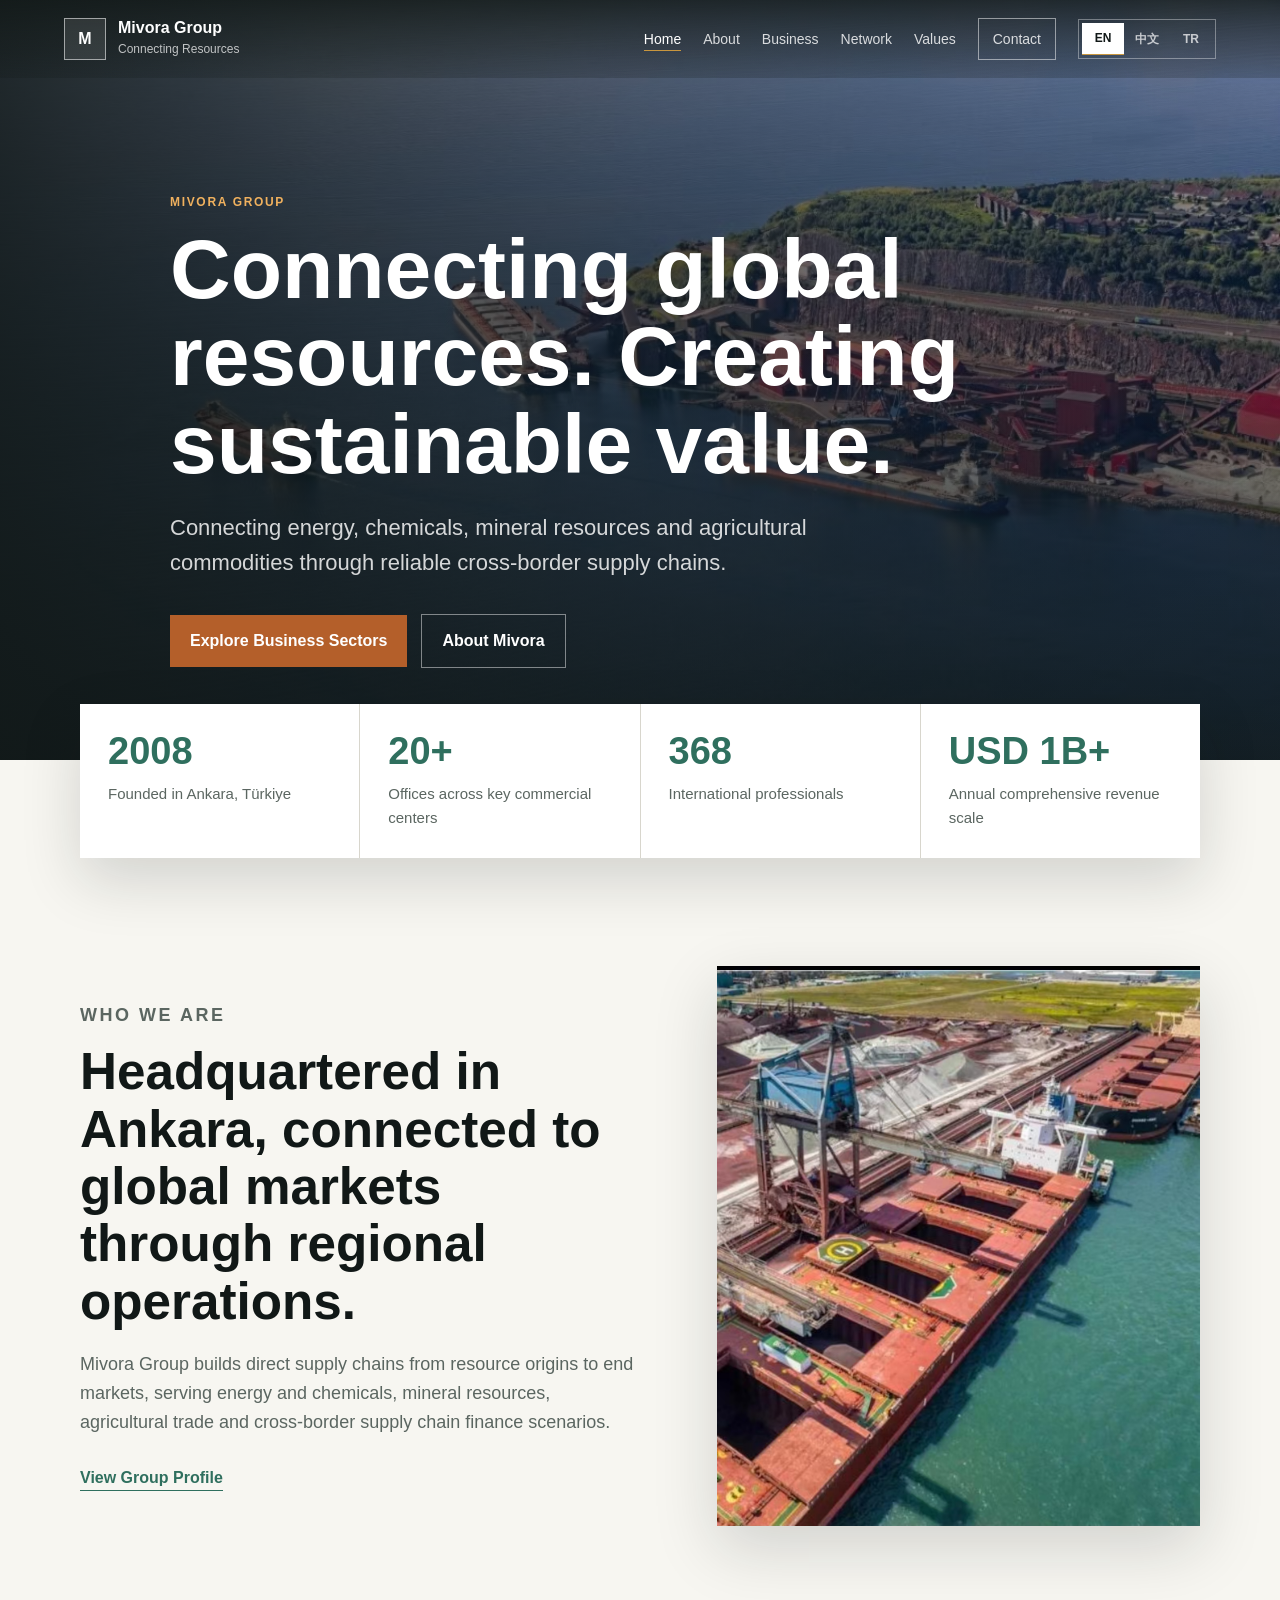
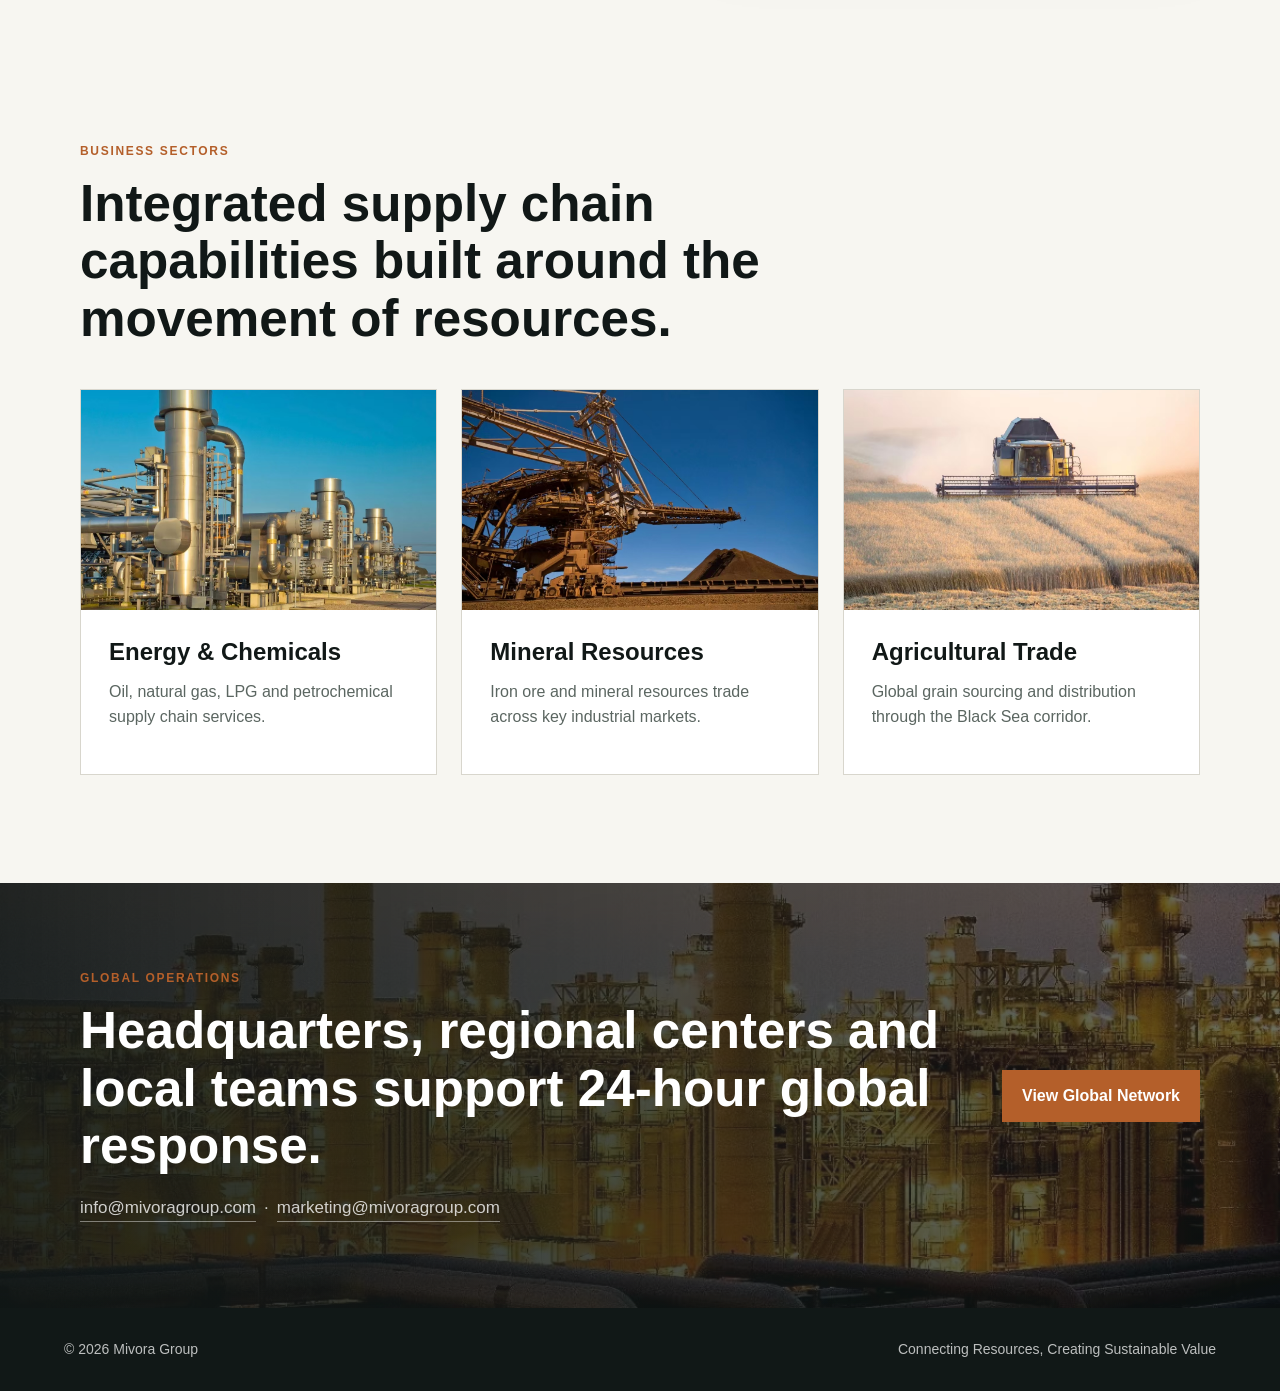
<file: index.html>
<!doctype html>
<html lang="en">
  <head>
    <meta charset="utf-8" />
    <meta name="viewport" content="width=device-width, initial-scale=1" />
    <title>Mivora Group | Global Resources & Supply Chain</title>
    <meta
      name="description"
      content="Mivora Group connects energy, chemicals, mineral resources and agricultural commodities through an integrated global supply chain network."
    />
    <meta name="msvalidate.01" content="9696AEE47B216F6BE523F1C5D5119DB8" />
    <link rel="canonical" href="https://mivoragroup.com/" />
    <meta property="og:url" content="https://mivoragroup.com/" />
    <meta property="og:site_name" content="Mivora Group" />
    <meta property="og:title" content="Mivora Group | Global Resources & Supply Chain" />
    <meta property="og:description" content="Mivora Group connects energy, chemicals, mineral resources and agricultural commodities through integrated cross-border supply chain services." />
    <meta property="og:image" content="https://mivoragroup.com/7a8df25986ed4605addcd984f6380a3a.jpg" />
    <meta property="og:type" content="website" />
    <meta name="twitter:card" content="summary_large_image" />
    <link rel="icon" href="favicon.svg" type="image/svg+xml" />
    <link rel="stylesheet" href="styles.css" />
    <script type="application/ld+json">
      {
        "@context": "https://schema.org",
        "@type": "Organization",
        "name": "Mivora Group",
        "url": "https://mivoragroup.com/",
        "logo": "https://mivoragroup.com/favicon.svg",
        "email": "info@mivoragroup.com",
        "address": {
          "@type": "PostalAddress",
          "addressLocality": "Çankaya",
          "addressRegion": "Ankara",
          "addressCountry": "TR"
        },
        "sameAs": []
      }
    </script>
  </head>
  <body>
    <header class="site-header">
      <a class="brand" href="index.html" aria-label="Mivora Group home">
        <span class="brand-mark">M</span>
        <span>
          <strong>Mivora Group</strong>
          <small>Connecting Resources</small>
        </span>
      </a>
      <nav class="nav" aria-label="Primary navigation">
        <a class="active" href="index.html" data-en="Home" data-zh="首页" data-tr="Ana Sayfa">Home</a>
        <a href="about.html" data-en="About" data-zh="集团概况" data-tr="Hakkımızda">About</a>
        <a href="business.html" data-en="Business" data-zh="核心业务" data-tr="İş Alanları">Business</a>
        <a href="network.html" data-en="Network" data-zh="全球网络" data-tr="Ağ">Network</a>
        <a href="sustainability.html" data-en="Values" data-zh="价值观" data-tr="Değerler">Values</a>
        <a class="nav-cta" href="contact.html" data-en="Contact" data-zh="联系" data-tr="İletişim">Contact</a>
        <span class="lang-toggle" aria-label="Language switcher">
          <button type="button" data-lang="en">EN</button>
          <button type="button" data-lang="zh">中文</button>
          <button type="button" data-lang="tr">TR</button>
        </span>
      </nav>
    </header>

    <main>
      <section class="hero" aria-labelledby="hero-title">
        <img
          class="hero-image"
          src="7a8df25986ed4605addcd984f6380a3a.jpg"
          alt="Bulk commodity terminal and cargo vessels"
        />
        <div class="hero-overlay"></div>
        <div class="hero-content">
          <p class="eyebrow">MIVORA GROUP</p>
          <h1 id="hero-title" data-en="Connecting global resources. Creating sustainable value." data-zh="链接全球资源，创造可持续价值" data-tr="Küresel kaynakları birbirine bağlıyor, sürdürülebilir değer yaratıyoruz.">Connecting global resources. Creating sustainable value.</h1>
          <p class="hero-subtitle">
            Connecting energy, chemicals, mineral resources and agricultural commodities through reliable cross-border supply chains.
          </p>
          <div class="hero-actions">
            <a class="button primary" href="business.html" data-en="Explore Business Sectors" data-zh="探索业务板块" data-tr="İş Alanlarını İnceleyin">Explore Business Sectors</a>
            <a class="button secondary" href="about.html" data-en="About Mivora" data-zh="了解集团实力" data-tr="Mivora Hakkında">About Mivora</a>
          </div>
        </div>
      </section>

      <section class="metrics" aria-label="Company highlights">
        <article>
          <strong>2008</strong>
          <span data-en="Founded in Ankara, Türkiye" data-zh="成立于土耳其安卡拉" data-tr="Ankara, Türkiye'de kuruldu">Founded in Ankara, Türkiye</span>
        </article>
        <article>
          <strong>20+</strong>
          <span data-en="Offices across key commercial centers" data-zh="全球办事处覆盖关键商业中心" data-tr="Önemli ticaret merkezlerinde ofisler">Offices across key commercial centers</span>
        </article>
        <article>
          <strong>368</strong>
          <span data-en="International professionals" data-zh="国际化专业团队成员" data-tr="Uluslararası profesyonel ekip">International professionals</span>
        </article>
        <article>
          <strong data-en="USD 1B+" data-zh="10亿美元+" data-tr="1 Milyar USD+">USD 1B+</strong>
          <span data-en="Annual comprehensive revenue scale" data-zh="美元等值年综合营收规模" data-tr="Yıllık kapsamlı gelir ölçeği">Annual comprehensive revenue scale</span>
        </article>
      </section>

      <section class="section split">
        <div class="section-copy">
          <p class="eyebrow">WHO WE ARE</p>
          <h2 data-en="Headquartered in Ankara, connected to global markets through regional operations." data-zh="以安卡拉为运营核心，通过区域运营连接全球市场。" data-tr="Merkezi Ankara'da bulunan Mivora, bölgesel operasyonlarla küresel pazarlara bağlanır.">Headquartered in Ankara, connected to global markets through regional operations.</h2>
          <p data-en="Mivora Group builds direct supply chains from resource origins to end markets, serving energy and chemicals, mineral resources, agricultural trade and cross-border supply chain finance scenarios." data-zh="Mivora Group 构建从资源产地到终端市场的直达供应链，服务能源化工、矿产资源、农业贸易与跨境供应链金融场景。" data-tr="Mivora Group, kaynak bölgelerinden nihai pazarlara uzanan doğrudan tedarik zincirleri kurar; enerji ve kimyasallar, maden kaynakları, tarımsal ticaret ve sınır ötesi tedarik zinciri finansmanı alanlarında hizmet verir.">
            Mivora Group builds direct supply chains from resource origins to end markets, serving energy and chemicals, mineral resources, agricultural trade and cross-border supply chain finance scenarios.
          </p>
          <a class="text-link" href="about.html" data-en="View Group Profile" data-zh="查看集团概况" data-tr="Grup Profilini Görüntüleyin">View Group Profile</a>
        </div>
        <div class="image-panel">
          <img src="49a65de174349320aea4077d7fc65b95.jpg" alt="Cargo vessels at a commodity port" />
        </div>
      </section>

      <section class="section">
        <div class="section-heading">
          <p class="eyebrow">BUSINESS SECTORS</p>
          <h2 data-en="Integrated supply chain capabilities built around the movement of resources." data-zh="围绕资源流动，形成多板块协同的供应链服务能力。" data-tr="Kaynak akışları etrafında şekillenen entegre tedarik zinciri kabiliyetleri.">Integrated supply chain capabilities built around the movement of resources.</h2>
        </div>
        <div class="business-grid">
          <a class="business-card" href="business.html#energy">
            <img src="01451405d43c5ca861ee28e45a3e5ecc.jpg" alt="Energy and chemical production facility" />
            <div>
              <h3 data-en="Energy & Chemicals" data-zh="能源化工" data-tr="Enerji ve Kimyasallar">Energy & Chemicals</h3>
              <p>Oil, natural gas, LPG and petrochemical supply chain services.</p>
            </div>
          </a>
          <a class="business-card" href="business.html#minerals">
            <img src="44d8d1b2f54f1c2cb3f001c1cfe89cb3.jpg" alt="Iron ore stockyard and port equipment" />
            <div>
              <h3 data-en="Mineral Resources" data-zh="矿产资源" data-tr="Maden Kaynakları">Mineral Resources</h3>
              <p>Iron ore and mineral resources trade across key industrial markets.</p>
            </div>
          </a>
          <a class="business-card" href="business.html#agriculture">
            <img src="0b99b3948eabadda12cf64d9cd843b79.jpg" alt="Grain harvesting in a field" />
            <div>
              <h3 data-en="Agricultural Trade" data-zh="农业贸易" data-tr="Tarımsal Ticaret">Agricultural Trade</h3>
              <p>Global grain sourcing and distribution through the Black Sea corridor.</p>
            </div>
          </a>
        </div>
      </section>

      <section class="section cta-band">
        <div>
          <p class="eyebrow">GLOBAL OPERATIONS</p>
          <h2 data-en="Headquarters, regional centers and local teams support 24-hour global response." data-zh="总部、区域中心与本地团队协同，实现 24 小时全球响应。" data-tr="Merkez, bölgesel merkezler ve yerel ekipler 24 saat küresel yanıt kabiliyeti sağlar.">Headquarters, regional centers and local teams support 24-hour global response.</h2>
          <p class="cta-note">
            <a href="mailto:info@mivoragroup.com">info@mivoragroup.com</a>
            <span>·</span>
            <a href="mailto:marketing@mivoragroup.com">marketing@mivoragroup.com</a>
          </p>
        </div>
        <a class="button primary" href="network.html" data-en="View Global Network" data-zh="查看全球网络" data-tr="Küresel Ağı Görüntüleyin">View Global Network</a>
      </section>
    </main>

    <footer class="site-footer">
      <span>© 2026 Mivora Group</span>
      <span>Connecting Resources, Creating Sustainable Value</span>
    </footer>
    <script src="lang.js"></script>
  </body>
</html>
</file>
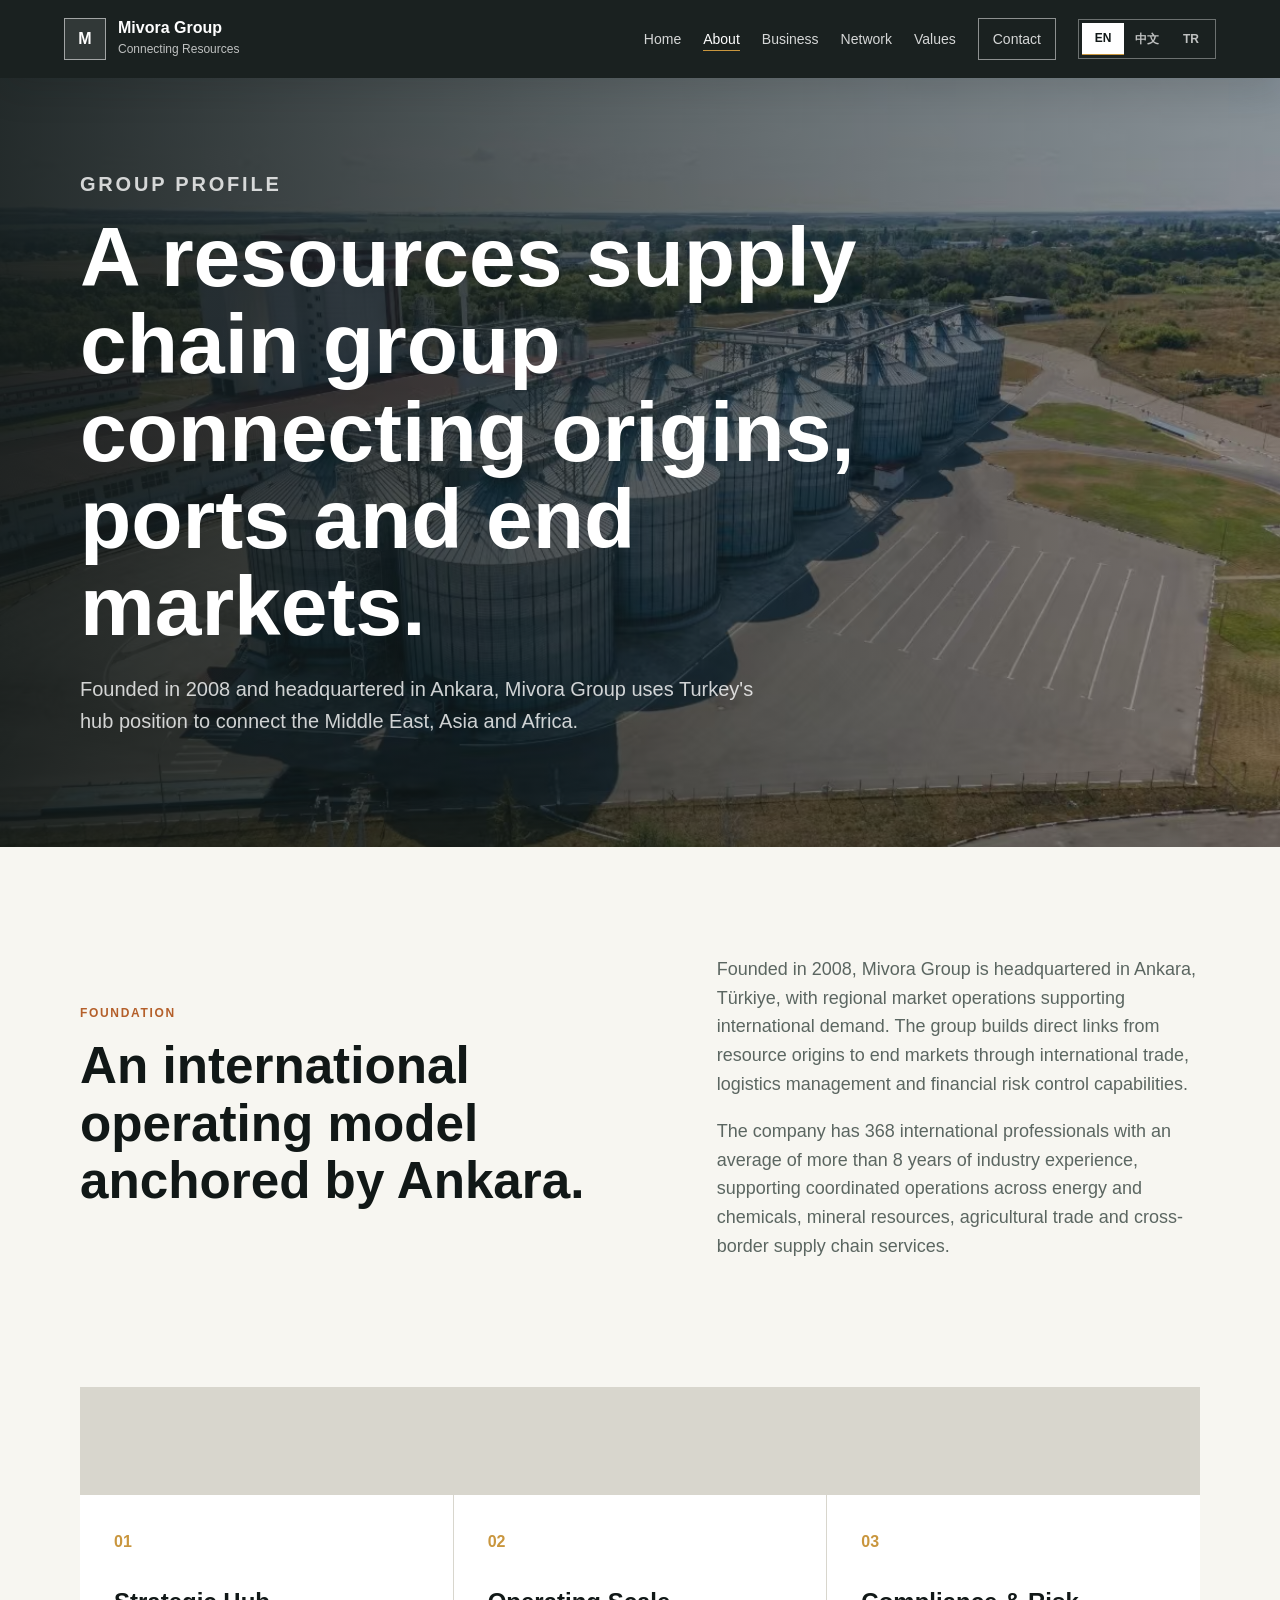
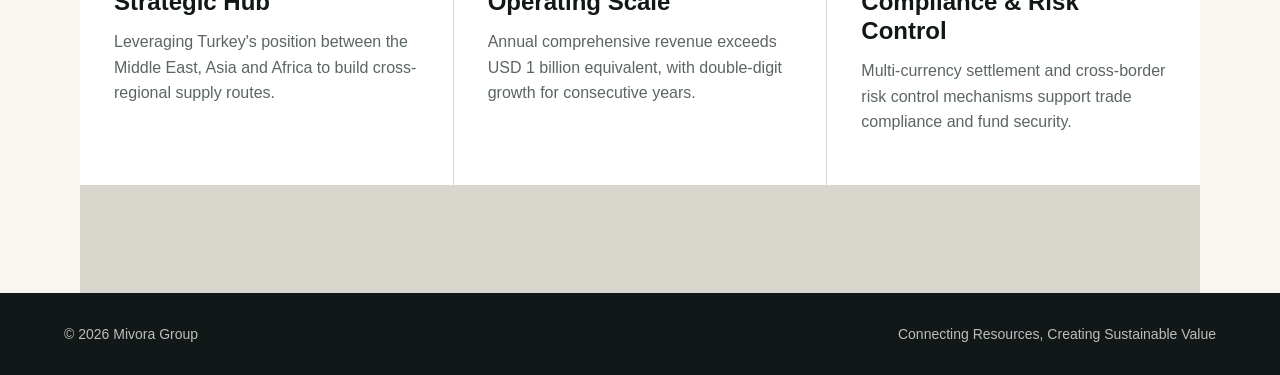
<file: about.html>
<!doctype html>
<html lang="en">
  <head>
    <meta charset="utf-8" />
    <meta name="viewport" content="width=device-width, initial-scale=1" />
    <title>About | Mivora Group</title>
    <meta name="description" content="Learn about Mivora Group's company profile, strategic position and operating capabilities." />
    <link rel="canonical" href="https://mivoragroup.com/about.html" />
    <meta property="og:url" content="https://mivoragroup.com/about.html" />
    <meta property="og:site_name" content="Mivora Group" />
    <meta property="og:title" content="About | Mivora Group" />
    <meta property="og:description" content="Learn about Mivora Group's company profile, strategic position and operating capabilities." />
    <meta property="og:image" content="https://mivoragroup.com/0072e773dcd537f4174b540e58778312.jpg" />
    <meta property="og:type" content="website" />
    <meta name="twitter:card" content="summary_large_image" />
    <link rel="icon" href="favicon.svg" type="image/svg+xml" />
    <link rel="stylesheet" href="styles.css" />
  </head>
  <body>
    <header class="site-header solid">
      <a class="brand" href="index.html" aria-label="Mivora Group home">
        <span class="brand-mark">M</span>
        <span><strong>Mivora Group</strong><small>Connecting Resources</small></span>
      </a>
      <nav class="nav" aria-label="Primary navigation">
        <a href="index.html" data-en="Home" data-zh="首页" data-tr="Ana Sayfa">Home</a>
        <a class="active" href="about.html" data-en="About" data-zh="集团概况" data-tr="Hakkımızda">About</a>
        <a href="business.html" data-en="Business" data-zh="核心业务" data-tr="İş Alanları">Business</a>
        <a href="network.html" data-en="Network" data-zh="全球网络" data-tr="Ağ">Network</a>
        <a href="sustainability.html" data-en="Values" data-zh="价值观" data-tr="Değerler">Values</a>
        <a class="nav-cta" href="contact.html" data-en="Contact" data-zh="联系" data-tr="İletişim">Contact</a>
        <span class="lang-toggle" aria-label="Language switcher">
          <button type="button" data-lang="en">EN</button>
          <button type="button" data-lang="zh">中文</button>
          <button type="button" data-lang="tr">TR</button>
        </span>
      </nav>
    </header>

    <main class="page-main">
      <section class="page-hero">
        <img src="0072e773dcd537f4174b540e58778312.jpg" alt="Industrial storage tanks and logistics facilities" />
        <div>
          <p class="eyebrow">GROUP PROFILE</p>
          <h1 data-en="A resources supply chain group connecting origins, ports and end markets." data-zh="连接产地、港口与终端市场的资源供应链集团。" data-tr="Kaynak bölgelerini, limanları ve nihai pazarları birbirine bağlayan bir kaynak tedarik zinciri grubu.">A resources supply chain group connecting origins, ports and end markets.</h1>
          <p>
            Founded in 2008 and headquartered in Ankara, Mivora Group uses Turkey's hub position to connect the Middle East, Asia and Africa.
          </p>
        </div>
      </section>

      <section class="section two-column">
        <div>
          <p class="eyebrow">FOUNDATION</p>
          <h2 data-en="An international operating model anchored by Ankara." data-zh="以安卡拉为核心的国际化运营模式。" data-tr="Ankara merkezli uluslararası bir operasyon modeli.">An international operating model anchored by Ankara.</h2>
        </div>
        <div class="prose">
          <p data-en="Founded in 2008, Mivora Group is headquartered in Ankara, Türkiye, with regional market operations supporting international demand. The group builds direct links from resource origins to end markets through international trade, logistics management and financial risk control capabilities." data-zh="Mivora Group 成立于 2008 年，总部位于土耳其安卡拉，并通过区域市场运营支持国际需求。集团围绕国际贸易、物流管理、金融风控等能力，形成从资源产地到终端市场的直接连接。" data-tr="2008 yılında kurulan Mivora Group'un merkezi Ankara, Türkiye'dedir. Bölgesel pazar operasyonlarıyla uluslararası talebi destekler; uluslararası ticaret, lojistik yönetimi ve finansal risk kontrolü kabiliyetleriyle kaynak noktalarından nihai pazarlara doğrudan bağlantılar kurar.">
            Founded in 2008, Mivora Group is headquartered in Ankara, Türkiye, with regional market operations supporting international demand. The group builds direct links from resource origins to end markets through international trade, logistics management and financial risk control capabilities.
          </p>
          <p data-en="The company has 368 international professionals with an average of more than 8 years of industry experience, supporting coordinated operations across energy and chemicals, mineral resources, agricultural trade and cross-border supply chain services." data-zh="公司拥有 368 名国际化专业团队成员，平均行业经验超过 8 年，支持能源化工、矿产资源、农业贸易和跨境供应链服务的协同运营。" data-tr="Şirket, ortalama 8 yıldan fazla sektör deneyimine sahip 368 uluslararası profesyonelden oluşan ekibiyle enerji ve kimyasallar, maden kaynakları, tarımsal ticaret ve sınır ötesi tedarik zinciri hizmetlerinde koordineli operasyonları destekler.">
            The company has 368 international professionals with an average of more than 8 years of industry experience, supporting coordinated operations across energy and chemicals, mineral resources, agricultural trade and cross-border supply chain services.
          </p>
        </div>
      </section>

      <section class="section fact-grid">
        <article><span>01</span><h3 data-en="Strategic Hub" data-zh="战略枢纽" data-tr="Stratejik Merkez">Strategic Hub</h3><p data-en="Leveraging Turkey's position between the Middle East, Asia and Africa to build cross-regional supply routes." data-zh="依托土耳其连接中东、亚洲与非洲的区位优势，建立跨区域供应链通道。" data-tr="Türkiye'nin Orta Doğu, Asya ve Afrika arasındaki konumundan yararlanarak bölgeler arası tedarik rotaları kurar.">Leveraging Turkey's position between the Middle East, Asia and Africa to build cross-regional supply routes.</p></article>
        <article><span>02</span><h3 data-en="Operating Scale" data-zh="运营规模" data-tr="Operasyon Ölçeği">Operating Scale</h3><p data-en="Annual comprehensive revenue exceeds USD 1 billion equivalent, with double-digit growth for consecutive years." data-zh="年综合营收规模超过 10 亿美元等值，业务增长率连续多年保持两位数增长。" data-tr="Yıllık kapsamlı gelir ölçeği 1 milyar ABD doları eşdeğerini aşar ve büyüme oranı üst üste yıllardır çift haneli seviyede devam eder.">Annual comprehensive revenue exceeds USD 1 billion equivalent, with double-digit growth for consecutive years.</p></article>
        <article><span>03</span><h3 data-en="Compliance & Risk Control" data-zh="合规风控" data-tr="Uyum ve Risk Kontrolü">Compliance & Risk Control</h3><p data-en="Multi-currency settlement and cross-border risk control mechanisms support trade compliance and fund security." data-zh="建立多币种结算体系与跨境风险控制机制，保障国际贸易合规与资金安全。" data-tr="Çok para birimli ödeme altyapısı ve sınır ötesi risk kontrol mekanizmaları ticaret uyumunu ve fon güvenliğini destekler.">Multi-currency settlement and cross-border risk control mechanisms support trade compliance and fund security.</p></article>
      </section>
    </main>

    <footer class="site-footer">
      <span>© 2026 Mivora Group</span>
      <span>Connecting Resources, Creating Sustainable Value</span>
    </footer>
    <script src="lang.js"></script>
  </body>
</html>
</file>
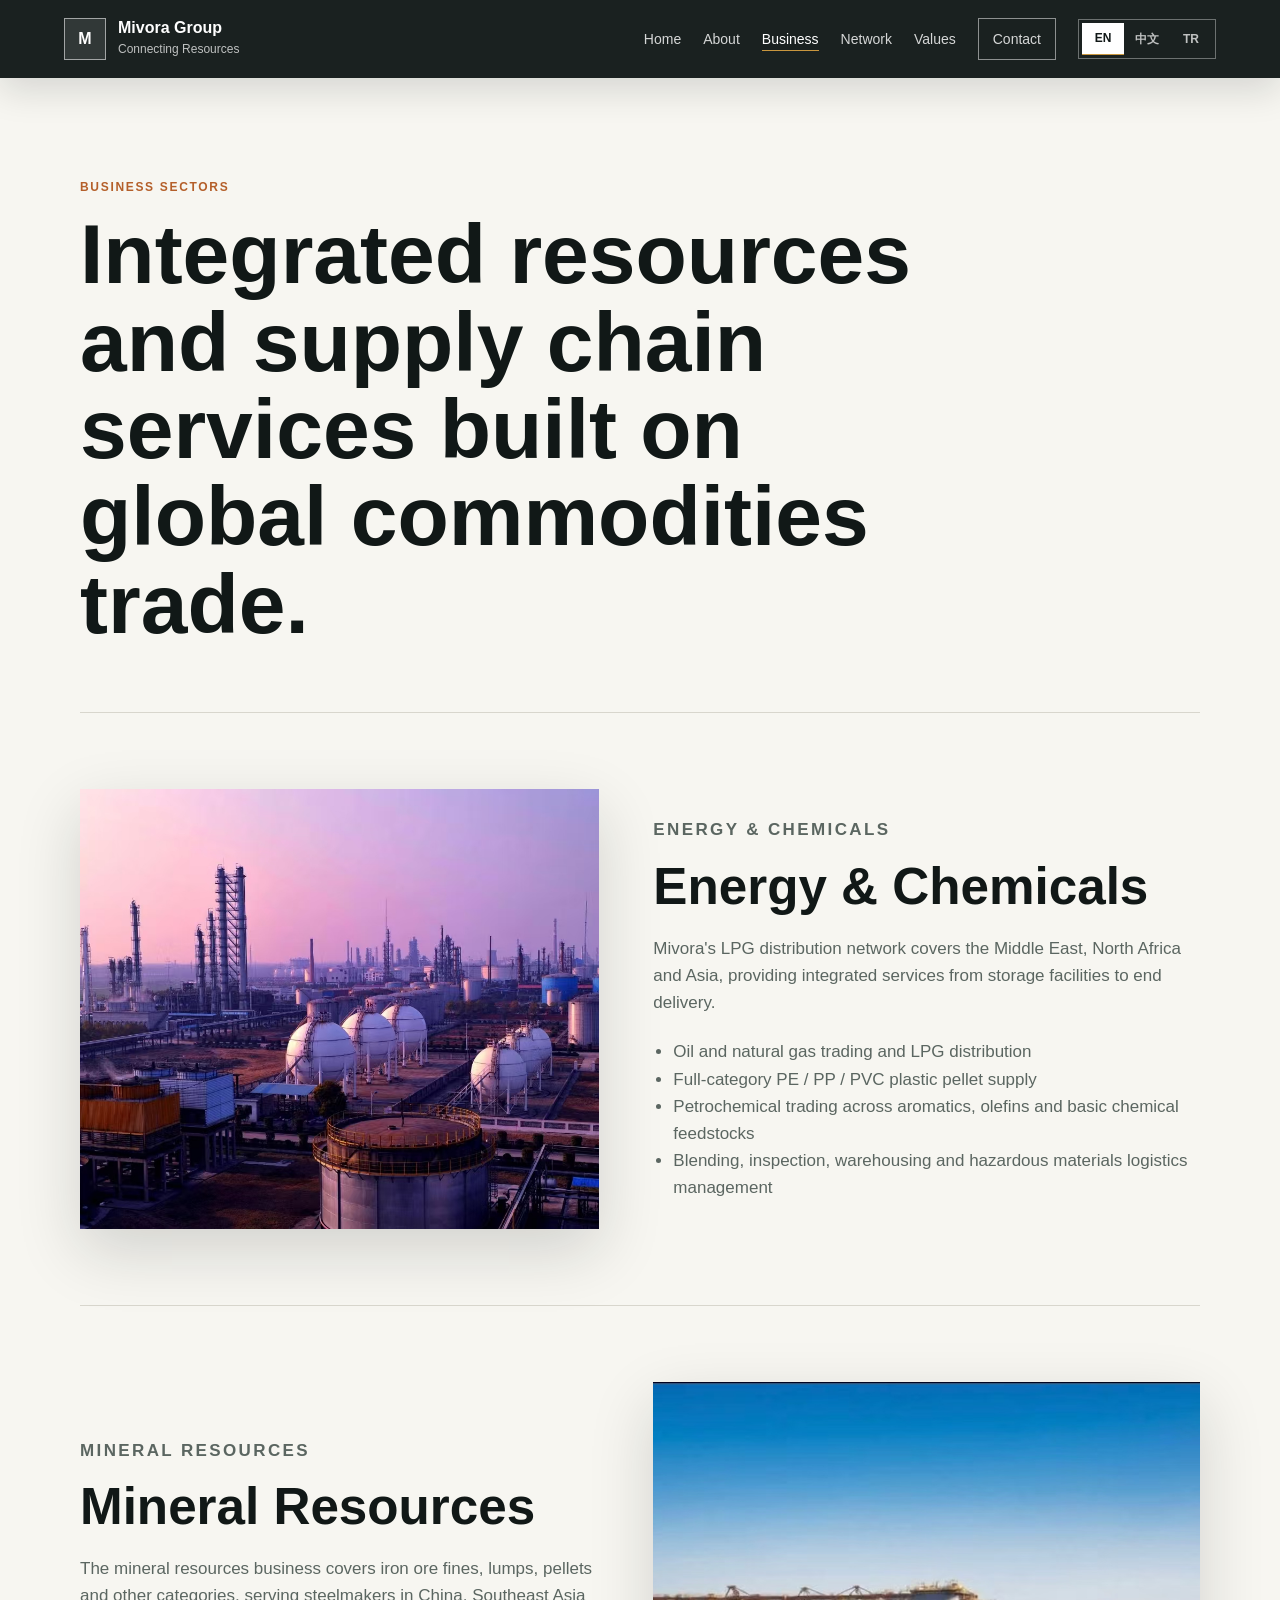
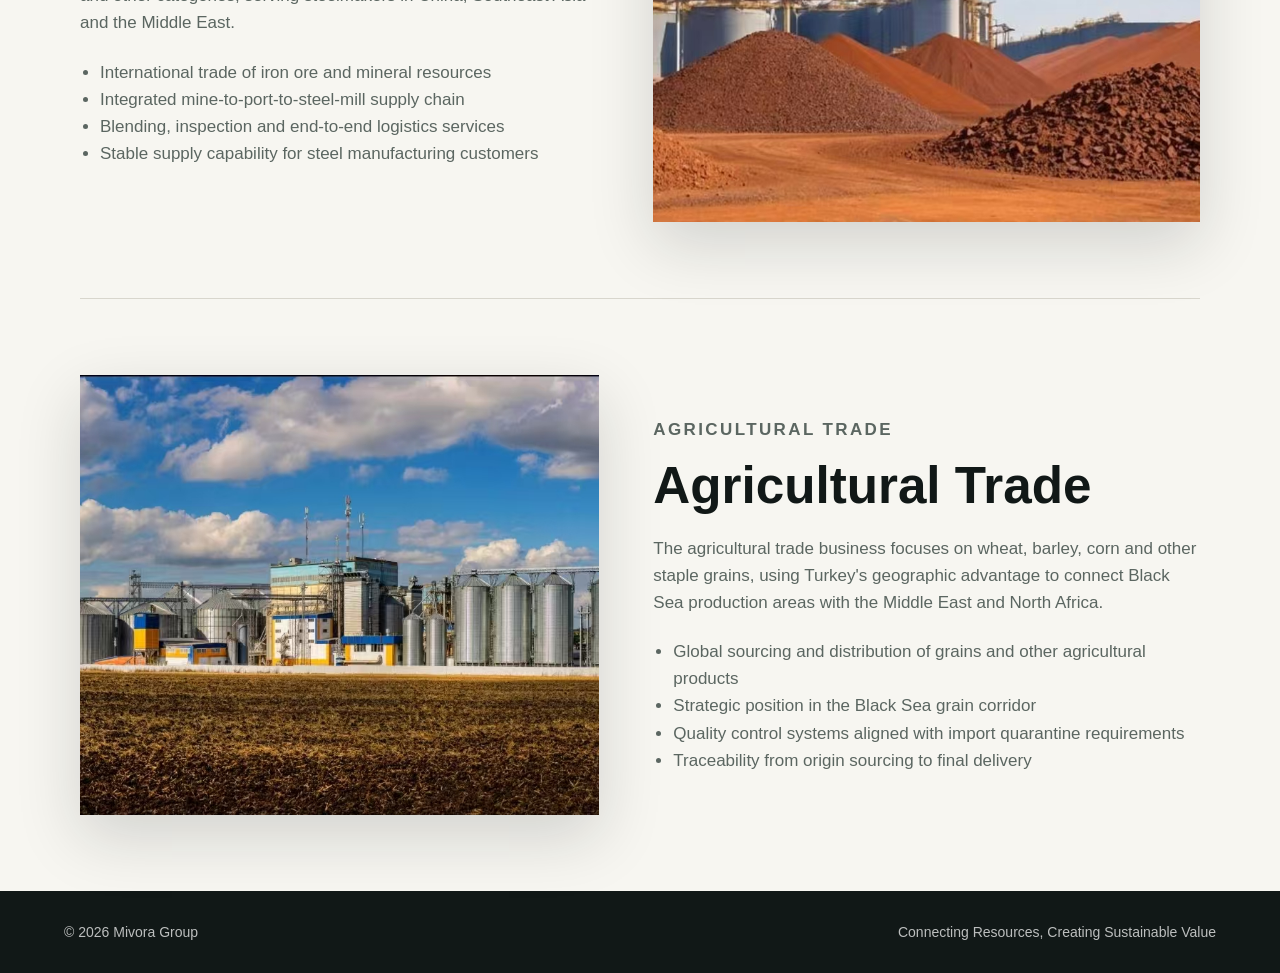
<file: business.html>
<!doctype html>
<html lang="en">
  <head>
    <meta charset="utf-8" />
    <meta name="viewport" content="width=device-width, initial-scale=1" />
    <title>Business Sectors | Mivora Group</title>
    <meta name="description" content="Mivora Group business sectors: energy and chemicals, mineral resources, agricultural trade and supply chain services." />
    <link rel="canonical" href="https://mivoragroup.com/business.html" />
    <meta property="og:url" content="https://mivoragroup.com/business.html" />
    <meta property="og:site_name" content="Mivora Group" />
    <meta property="og:title" content="Business Sectors | Mivora Group" />
    <meta property="og:description" content="Explore Mivora Group's energy, chemicals, mineral resources and agricultural trade business sectors." />
    <meta property="og:image" content="https://mivoragroup.com/01451405d43c5ca861ee28e45a3e5ecc.jpg" />
    <meta property="og:type" content="website" />
    <meta name="twitter:card" content="summary_large_image" />
    <link rel="icon" href="favicon.svg" type="image/svg+xml" />
    <link rel="stylesheet" href="styles.css" />
  </head>
  <body>
    <header class="site-header solid">
      <a class="brand" href="index.html" aria-label="Mivora Group home">
        <span class="brand-mark">M</span>
        <span><strong>Mivora Group</strong><small>Connecting Resources</small></span>
      </a>
      <nav class="nav" aria-label="Primary navigation">
        <a href="index.html" data-en="Home" data-zh="首页" data-tr="Ana Sayfa">Home</a>
        <a href="about.html" data-en="About" data-zh="集团概况" data-tr="Hakkımızda">About</a>
        <a class="active" href="business.html" data-en="Business" data-zh="核心业务" data-tr="İş Alanları">Business</a>
        <a href="network.html" data-en="Network" data-zh="全球网络" data-tr="Ağ">Network</a>
        <a href="sustainability.html" data-en="Values" data-zh="价值观" data-tr="Değerler">Values</a>
        <a class="nav-cta" href="contact.html" data-en="Contact" data-zh="联系" data-tr="İletişim">Contact</a>
        <span class="lang-toggle" aria-label="Language switcher">
          <button type="button" data-lang="en">EN</button>
          <button type="button" data-lang="zh">中文</button>
          <button type="button" data-lang="tr">TR</button>
        </span>
      </nav>
    </header>

    <main class="page-main">
      <section class="page-title">
        <p class="eyebrow">BUSINESS SECTORS</p>
        <h1 data-en="Integrated resources and supply chain services built on global commodities trade." data-zh="以大宗商品贸易为基础，提供资源与供应链综合服务。" data-tr="Küresel emtia ticareti üzerine kurulu entegre kaynak ve tedarik zinciri hizmetleri.">Integrated resources and supply chain services built on global commodities trade.</h1>
      </section>

      <section class="business-detail" id="energy">
        <img src="7fbeafd452f86b739bb839d9073fcdbf.jpg" alt="Petrochemical facility at dusk" />
        <div>
          <p class="eyebrow">ENERGY & CHEMICALS</p>
          <h2 data-en="Energy & Chemicals" data-zh="能源化工" data-tr="Enerji ve Kimyasallar">Energy & Chemicals</h2>
          <p data-en="Mivora's LPG distribution network covers the Middle East, North Africa and Asia, providing integrated services from storage facilities to end delivery." data-zh="LPG 液化石油气分销网络覆盖中东、北非及亚洲市场，提供从储运设施到终端配送的一体化服务。" data-tr="Mivora'nın LPG dağıtım ağı Orta Doğu, Kuzey Afrika ve Asya'yı kapsar; depolama tesislerinden son teslimata kadar entegre hizmetler sunar.">Mivora's LPG distribution network covers the Middle East, North Africa and Asia, providing integrated services from storage facilities to end delivery.</p>
          <ul>
            <li data-en="Oil and natural gas trading and LPG distribution" data-zh="石油与天然气贸易及 LPG 分销" data-tr="Petrol ve doğal gaz ticareti ile LPG dağıtımı">Oil and natural gas trading and LPG distribution</li>
            <li data-en="Full-category PE / PP / PVC plastic pellet supply" data-zh="PE / PP / PVC 塑料粒子全品类供应" data-tr="PE / PP / PVC plastik granül tedariki">Full-category PE / PP / PVC plastic pellet supply</li>
            <li data-en="Petrochemical trading across aromatics, olefins and basic chemical feedstocks" data-zh="芳烃、烯烃等基础化工原料贸易" data-tr="Aromatikler, olefinler ve temel kimyasal hammaddelerde petrokimya ticareti">Petrochemical trading across aromatics, olefins and basic chemical feedstocks</li>
            <li data-en="Blending, inspection, warehousing and hazardous materials logistics management" data-zh="混配、检验、仓储与危化品储运管理" data-tr="Karıştırma, denetim, depolama ve tehlikeli madde lojistiği yönetimi">Blending, inspection, warehousing and hazardous materials logistics management</li>
          </ul>
        </div>
      </section>

      <section class="business-detail reverse" id="minerals">
        <img src="9266691c8fa15f5a78d7b5716acb506a.jpg" alt="Iron ore stockpile and storage area" />
        <div>
          <p class="eyebrow">MINERAL RESOURCES</p>
          <h2 data-en="Mineral Resources" data-zh="矿产资源" data-tr="Maden Kaynakları">Mineral Resources</h2>
          <p data-en="The mineral resources business covers iron ore fines, lumps, pellets and other categories, serving steelmakers in China, Southeast Asia and the Middle East." data-zh="覆盖粉矿、块矿、球团矿等多品类铁矿石，服务中国、东南亚及中东钢铁制造企业。" data-tr="Maden kaynakları işi; ince cevher, parça cevher, pelet ve diğer demir cevheri kategorilerini kapsar; Çin, Güneydoğu Asya ve Orta Doğu'daki çelik üreticilerine hizmet verir.">The mineral resources business covers iron ore fines, lumps, pellets and other categories, serving steelmakers in China, Southeast Asia and the Middle East.</p>
          <ul>
            <li data-en="International trade of iron ore and mineral resources" data-zh="铁矿石及矿产资源国际贸易" data-tr="Demir cevheri ve maden kaynaklarında uluslararası ticaret">International trade of iron ore and mineral resources</li>
            <li data-en="Integrated mine-to-port-to-steel-mill supply chain" data-zh="矿山-港口-钢厂一体化供应链" data-tr="Maden-saha, liman ve çelik tesisi arasında entegre tedarik zinciri">Integrated mine-to-port-to-steel-mill supply chain</li>
            <li data-en="Blending, inspection and end-to-end logistics services" data-zh="混配、检验、物流全程服务" data-tr="Karıştırma, denetim ve uçtan uca lojistik hizmetleri">Blending, inspection and end-to-end logistics services</li>
            <li data-en="Stable supply capability for steel manufacturing customers" data-zh="面向钢铁制造企业的稳定供给能力" data-tr="Çelik üretimi müşterileri için istikrarlı tedarik kapasitesi">Stable supply capability for steel manufacturing customers</li>
          </ul>
        </div>
      </section>

      <section class="business-detail" id="agriculture">
        <img src="d63a6819a98336b84cda893d08066e47.jpg" alt="Grain silos and agricultural storage" />
        <div>
          <p class="eyebrow">AGRICULTURAL TRADE</p>
          <h2 data-en="Agricultural Trade" data-zh="农业贸易" data-tr="Tarımsal Ticaret">Agricultural Trade</h2>
          <p data-en="The agricultural trade business focuses on wheat, barley, corn and other staple grains, using Turkey's geographic advantage to connect Black Sea production areas with the Middle East and North Africa." data-zh="聚焦小麦、大麦、玉米等主粮，利用土耳其地理优势连接黑海产区与中东、北非市场。" data-tr="Tarımsal ticaret işi buğday, arpa, mısır ve diğer temel tahıllara odaklanır; Türkiye'nin coğrafi avantajıyla Karadeniz üretim bölgelerini Orta Doğu ve Kuzey Afrika pazarlarına bağlar.">The agricultural trade business focuses on wheat, barley, corn and other staple grains, using Turkey's geographic advantage to connect Black Sea production areas with the Middle East and North Africa.</p>
          <ul>
            <li data-en="Global sourcing and distribution of grains and other agricultural products" data-zh="粮食等农产品全球采购与分销" data-tr="Tahıl ve diğer tarım ürünlerinde küresel tedarik ve dağıtım">Global sourcing and distribution of grains and other agricultural products</li>
            <li data-en="Strategic position in the Black Sea grain corridor" data-zh="黑海粮食走廊节点优势" data-tr="Karadeniz tahıl koridorunda stratejik konum">Strategic position in the Black Sea grain corridor</li>
            <li data-en="Quality control systems aligned with import quarantine requirements" data-zh="进口国检疫标准与质量管控体系" data-tr="İthalat karantina gereklilikleriyle uyumlu kalite kontrol sistemleri">Quality control systems aligned with import quarantine requirements</li>
            <li data-en="Traceability from origin sourcing to final delivery" data-zh="从产地溯源到终端配送的可追溯系统" data-tr="Kaynak noktasından son teslimata kadar izlenebilirlik">Traceability from origin sourcing to final delivery</li>
          </ul>
        </div>
      </section>
    </main>

    <footer class="site-footer">
      <span>© 2026 Mivora Group</span>
      <span>Connecting Resources, Creating Sustainable Value</span>
    </footer>
    <script src="lang.js"></script>
  </body>
</html>
</file>
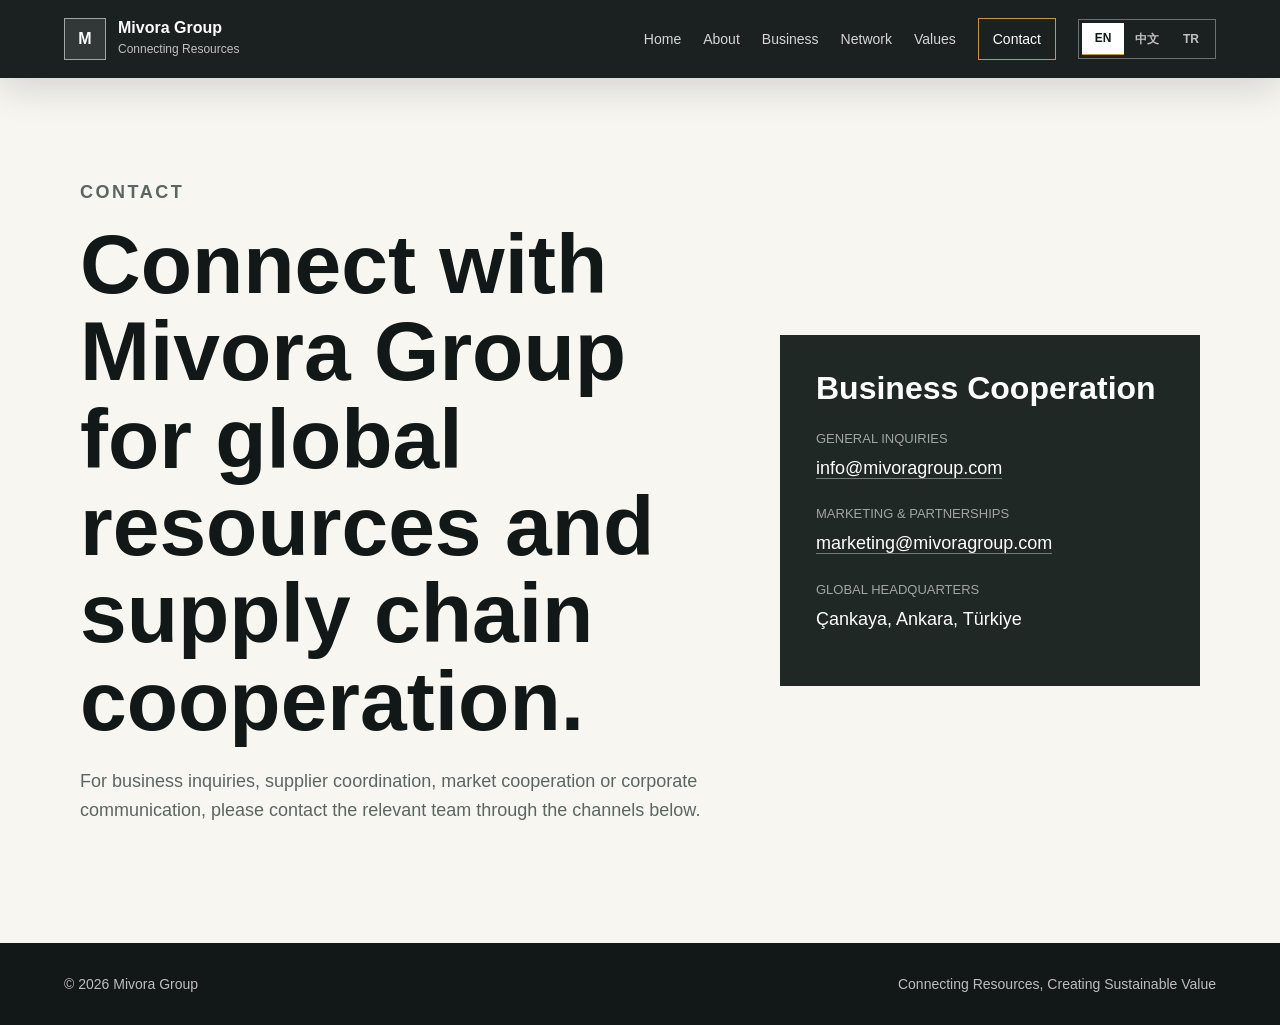
<file: contact.html>
<!doctype html>
<html lang="en">
  <head>
    <meta charset="utf-8" />
    <meta name="viewport" content="width=device-width, initial-scale=1" />
    <title>Contact | Mivora Group</title>
    <meta name="description" content="Contact Mivora Group for business cooperation and supply chain inquiries." />
    <link rel="canonical" href="https://mivoragroup.com/contact.html" />
    <meta property="og:url" content="https://mivoragroup.com/contact.html" />
    <meta property="og:site_name" content="Mivora Group" />
    <meta property="og:title" content="Contact | Mivora Group" />
    <meta property="og:description" content="Contact Mivora Group for business cooperation, supplier coordination and market partnership inquiries." />
    <meta property="og:image" content="https://mivoragroup.com/e1b6a33fd10ffb26ba08e1580017c1f7.jpg" />
    <meta property="og:type" content="website" />
    <meta name="twitter:card" content="summary_large_image" />
    <link rel="icon" href="favicon.svg" type="image/svg+xml" />
    <link rel="stylesheet" href="styles.css" />
  </head>
  <body>
    <header class="site-header solid">
      <a class="brand" href="index.html" aria-label="Mivora Group home">
        <span class="brand-mark">M</span>
        <span><strong>Mivora Group</strong><small>Connecting Resources</small></span>
      </a>
      <nav class="nav" aria-label="Primary navigation">
        <a href="index.html" data-en="Home" data-zh="首页" data-tr="Ana Sayfa">Home</a>
        <a href="about.html" data-en="About" data-zh="集团概况" data-tr="Hakkımızda">About</a>
        <a href="business.html" data-en="Business" data-zh="核心业务" data-tr="İş Alanları">Business</a>
        <a href="network.html" data-en="Network" data-zh="全球网络" data-tr="Ağ">Network</a>
        <a href="sustainability.html" data-en="Values" data-zh="价值观" data-tr="Değerler">Values</a>
        <a class="nav-cta active" href="contact.html" data-en="Contact" data-zh="联系" data-tr="İletişim">Contact</a>
        <span class="lang-toggle" aria-label="Language switcher">
          <button type="button" data-lang="en">EN</button>
          <button type="button" data-lang="zh">中文</button>
          <button type="button" data-lang="tr">TR</button>
        </span>
      </nav>
    </header>

    <main class="page-main">
      <section class="contact-page">
        <div>
          <p class="eyebrow">CONTACT</p>
          <h1 data-en="Connect with Mivora Group for global resources and supply chain cooperation." data-zh="联系 Mivora Group，洽谈全球资源与供应链合作。" data-tr="Küresel kaynaklar ve tedarik zinciri iş birliği için Mivora Group ile iletişime geçin.">Connect with Mivora Group for global resources and supply chain cooperation.</h1>
          <p data-en="For business inquiries, supplier coordination, market cooperation or corporate communication, please contact the relevant team through the channels below." data-zh="如需业务询盘、供应商协同、市场合作或企业沟通，请通过以下渠道联系相关团队。" data-tr="İş talepleri, tedarikçi koordinasyonu, pazar iş birlikleri veya kurumsal iletişim için aşağıdaki kanallardan ilgili ekiple iletişime geçebilirsiniz.">
            For business inquiries, supplier coordination, market cooperation or corporate communication, please contact the relevant team through the channels below.
          </p>
        </div>
        <div class="contact-panel">
          <h2>Business Cooperation</h2>
          <dl>
            <dt data-en="General Inquiries" data-zh="综合咨询" data-tr="Genel Talepler">General Inquiries</dt>
            <dd><a href="mailto:info@mivoragroup.com">info@mivoragroup.com</a></dd>
            <dt data-en="Marketing & Partnerships" data-zh="市场与合作" data-tr="Pazarlama ve İş Birlikleri">Marketing & Partnerships</dt>
            <dd><a href="mailto:marketing@mivoragroup.com">marketing@mivoragroup.com</a></dd>
            <dt data-en="Global Headquarters" data-zh="全球总部" data-tr="Küresel Merkez">Global Headquarters</dt>
            <dd data-en="Çankaya, Ankara, Türkiye" data-zh="土耳其安卡拉 Çankaya" data-tr="Çankaya, Ankara, Türkiye">Çankaya, Ankara, Türkiye</dd>
          </dl>
        </div>
      </section>
    </main>

    <footer class="site-footer">
      <span>© 2026 Mivora Group</span>
      <span>Connecting Resources, Creating Sustainable Value</span>
    </footer>
    <script src="lang.js"></script>
  </body>
</html>
</file>
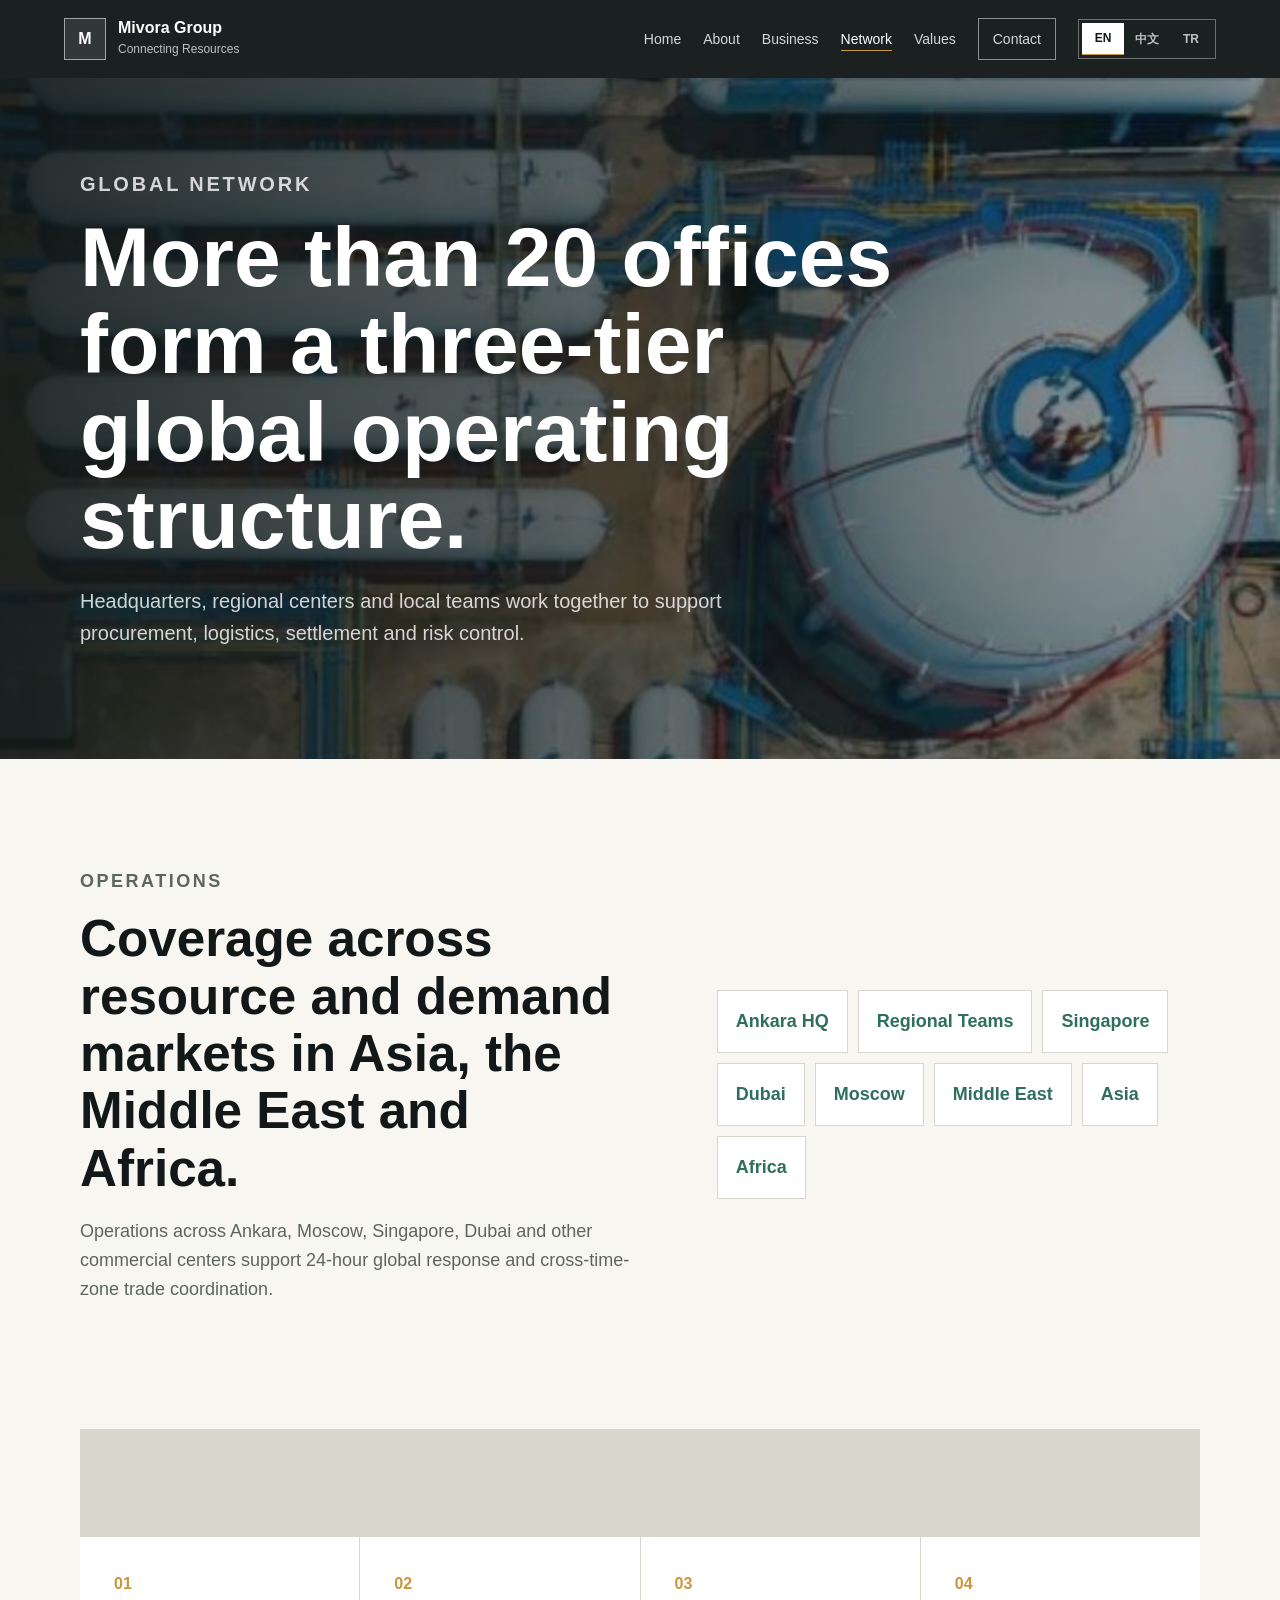
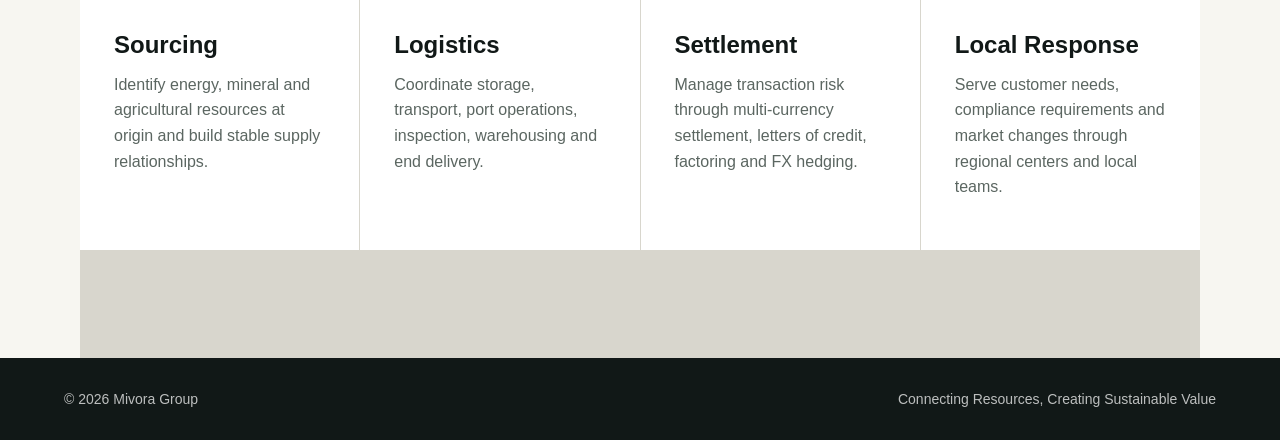
<file: network.html>
<!doctype html>
<html lang="en">
  <head>
    <meta charset="utf-8" />
    <meta name="viewport" content="width=device-width, initial-scale=1" />
    <title>Global Network | Mivora Group</title>
    <meta name="description" content="Mivora Group global network and operations across Ankara, Singapore, Dubai, Moscow and other commercial centers." />
    <link rel="canonical" href="https://mivoragroup.com/network.html" />
    <meta property="og:url" content="https://mivoragroup.com/network.html" />
    <meta property="og:site_name" content="Mivora Group" />
    <meta property="og:title" content="Global Network | Mivora Group" />
    <meta property="og:description" content="Mivora Group's global network supports sourcing, logistics, settlement and local response across key commercial centers." />
    <meta property="og:image" content="https://mivoragroup.com/e337dacb9ee2379f2ef0b602b0645e12.jpg" />
    <meta property="og:type" content="website" />
    <meta name="twitter:card" content="summary_large_image" />
    <link rel="icon" href="favicon.svg" type="image/svg+xml" />
    <link rel="stylesheet" href="styles.css" />
  </head>
  <body>
    <header class="site-header solid">
      <a class="brand" href="index.html" aria-label="Mivora Group home">
        <span class="brand-mark">M</span>
        <span><strong>Mivora Group</strong><small>Connecting Resources</small></span>
      </a>
      <nav class="nav" aria-label="Primary navigation">
        <a href="index.html" data-en="Home" data-zh="首页" data-tr="Ana Sayfa">Home</a>
        <a href="about.html" data-en="About" data-zh="集团概况" data-tr="Hakkımızda">About</a>
        <a href="business.html" data-en="Business" data-zh="核心业务" data-tr="İş Alanları">Business</a>
        <a class="active" href="network.html" data-en="Network" data-zh="全球网络" data-tr="Ağ">Network</a>
        <a href="sustainability.html" data-en="Values" data-zh="价值观" data-tr="Değerler">Values</a>
        <a class="nav-cta" href="contact.html" data-en="Contact" data-zh="联系" data-tr="İletişim">Contact</a>
        <span class="lang-toggle" aria-label="Language switcher">
          <button type="button" data-lang="en">EN</button>
          <button type="button" data-lang="zh">中文</button>
          <button type="button" data-lang="tr">TR</button>
        </span>
      </nav>
    </header>

    <main class="page-main">
      <section class="page-hero">
        <img src="e337dacb9ee2379f2ef0b602b0645e12.jpg" alt="Port storage tanks and terminal infrastructure" />
        <div>
          <p class="eyebrow">GLOBAL NETWORK</p>
          <h1 data-en="More than 20 offices form a three-tier global operating structure." data-zh="全球 20 多个办事处形成三级运营架构。" data-tr="20'den fazla ofis, üç katmanlı küresel bir operasyon yapısı oluşturur.">More than 20 offices form a three-tier global operating structure.</h1>
          <p>Headquarters, regional centers and local teams work together to support procurement, logistics, settlement and risk control.</p>
        </div>
      </section>

      <section class="section network-page">
        <div class="network-copy">
          <p class="eyebrow">OPERATIONS</p>
          <h2 data-en="Coverage across resource and demand markets in Asia, the Middle East and Africa." data-zh="覆盖亚洲、中东和非洲等资源与需求市场。" data-tr="Asya, Orta Doğu ve Afrika'daki kaynak ve talep pazarlarında kapsama alanı.">Coverage across resource and demand markets in Asia, the Middle East and Africa.</h2>
          <p data-en="Operations across Ankara, Moscow, Singapore, Dubai and other commercial centers support 24-hour global response and cross-time-zone trade coordination." data-zh="运营网络覆盖安卡拉、莫斯科、新加坡、迪拜等商业中心，支持 24 小时全球响应和跨时区贸易协同。" data-tr="Ankara, Moskova, Singapur, Dubai ve diğer ticaret merkezlerindeki operasyonlar 24 saat küresel yanıt ve zaman dilimleri arası ticaret koordinasyonu sağlar.">
            Operations across Ankara, Moscow, Singapore, Dubai and other commercial centers support 24-hour global response and cross-time-zone trade coordination.
          </p>
        </div>
        <div class="network-list large">
          <span>Ankara HQ</span>
          <span>Regional Teams</span>
          <span>Singapore</span>
          <span>Dubai</span>
          <span>Moscow</span>
          <span>Middle East</span>
          <span>Asia</span>
          <span>Africa</span>
        </div>
      </section>

      <section class="section process-grid">
        <article><span>01</span><h3 data-en="Sourcing" data-zh="资源采购" data-tr="Tedarik">Sourcing</h3><p data-en="Identify energy, mineral and agricultural resources at origin and build stable supply relationships." data-zh="识别能源、矿产与农产品产地资源，建立稳定供给关系。" data-tr="Enerji, maden ve tarımsal kaynakları kaynağında belirleyerek istikrarlı tedarik ilişkileri kurar.">Identify energy, mineral and agricultural resources at origin and build stable supply relationships.</p></article>
        <article><span>02</span><h3 data-en="Logistics" data-zh="物流执行" data-tr="Lojistik">Logistics</h3><p data-en="Coordinate storage, transport, port operations, inspection, warehousing and end delivery." data-zh="协调储运、港口、检验、仓储与终端配送环节。" data-tr="Depolama, taşıma, liman operasyonları, denetim, antrepo ve son teslimat süreçlerini koordine eder.">Coordinate storage, transport, port operations, inspection, warehousing and end delivery.</p></article>
        <article><span>03</span><h3 data-en="Settlement" data-zh="跨境结算" data-tr="Ödeme ve Mutabakat">Settlement</h3><p data-en="Manage transaction risk through multi-currency settlement, letters of credit, factoring and FX hedging." data-zh="通过多币种结算、信用证、保理与外汇对冲管理交易风险。" data-tr="Çok para birimli ödeme, akreditif, faktoring ve döviz riskinden korunma araçlarıyla işlem riskini yönetir.">Manage transaction risk through multi-currency settlement, letters of credit, factoring and FX hedging.</p></article>
        <article><span>04</span><h3 data-en="Local Response" data-zh="本地响应" data-tr="Yerel Yanıt">Local Response</h3><p data-en="Serve customer needs, compliance requirements and market changes through regional centers and local teams." data-zh="以区域中心和本地团队服务客户需求、合规要求与市场变化。" data-tr="Bölgesel merkezler ve yerel ekiplerle müşteri ihtiyaçlarına, uyum gerekliliklerine ve pazar değişimlerine yanıt verir.">Serve customer needs, compliance requirements and market changes through regional centers and local teams.</p></article>
      </section>
    </main>

    <footer class="site-footer">
      <span>© 2026 Mivora Group</span>
      <span>Connecting Resources, Creating Sustainable Value</span>
    </footer>
    <script src="lang.js"></script>
  </body>
</html>
</file>
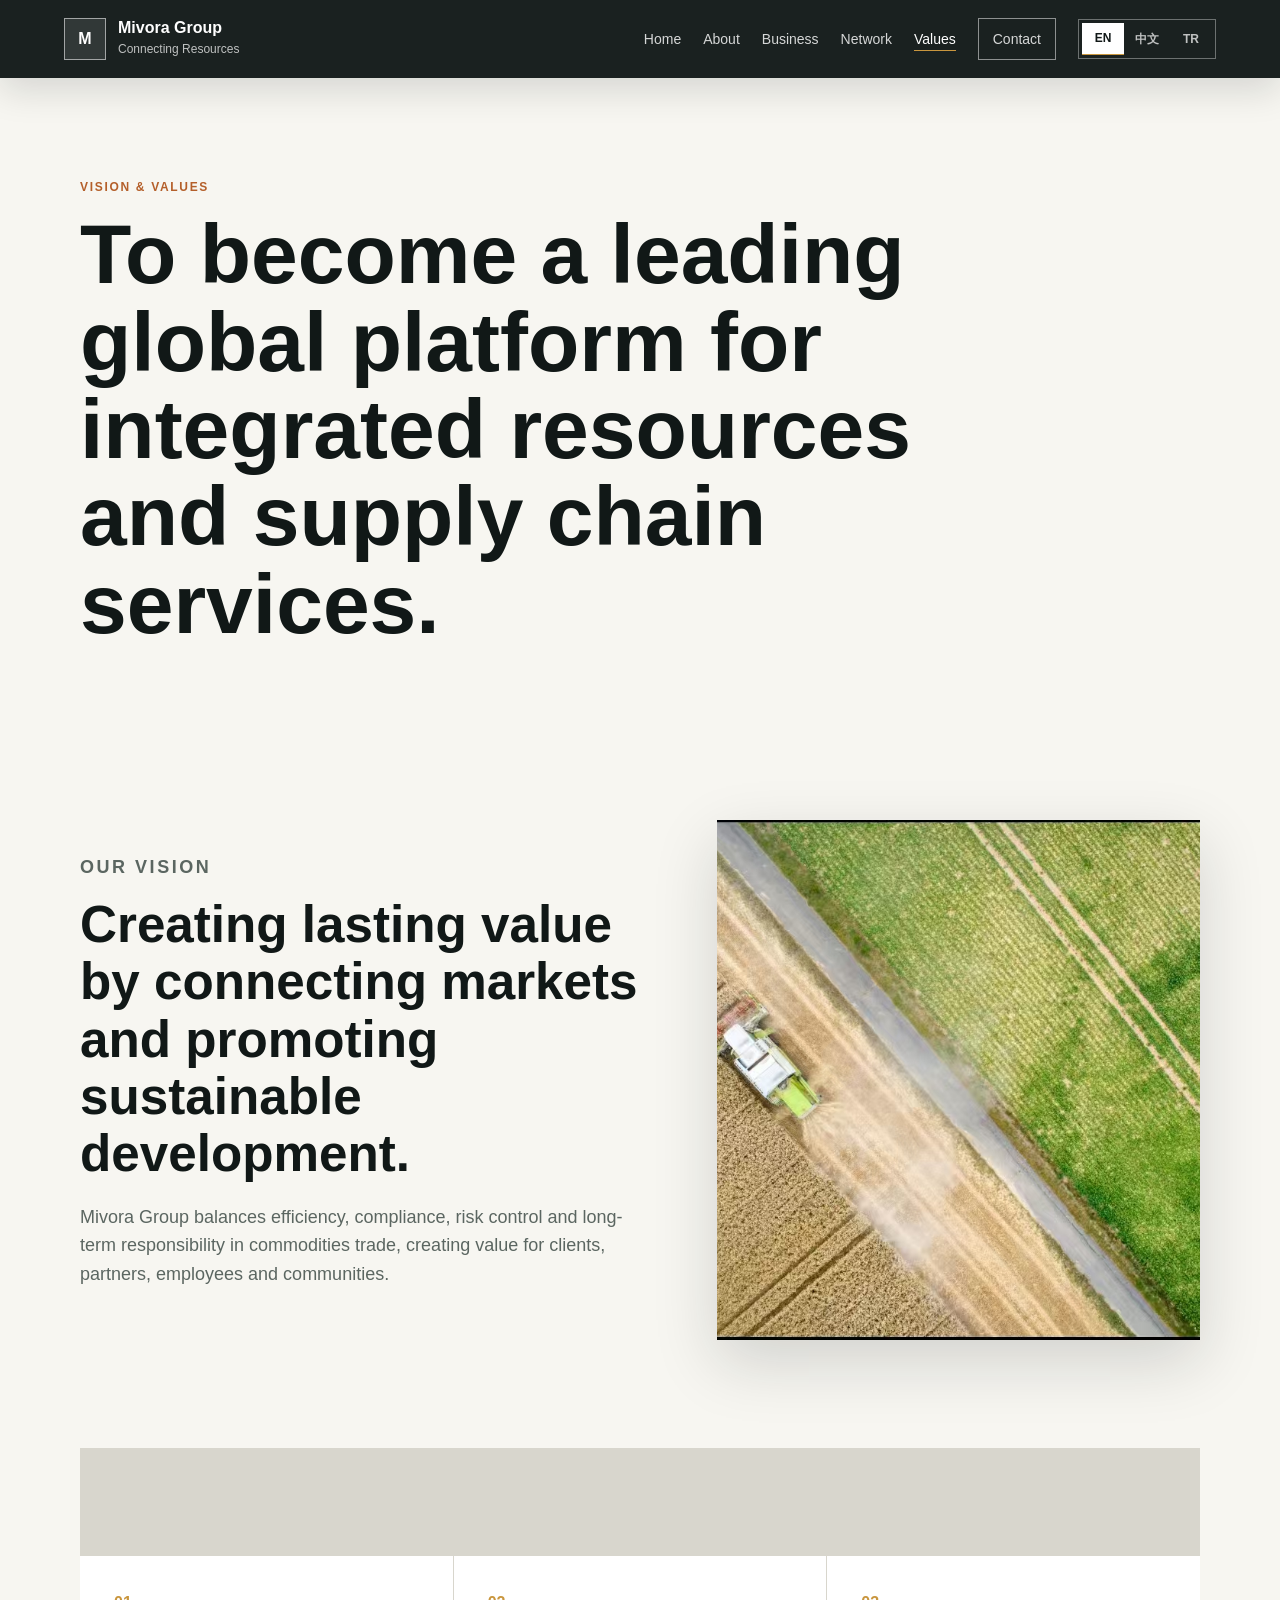
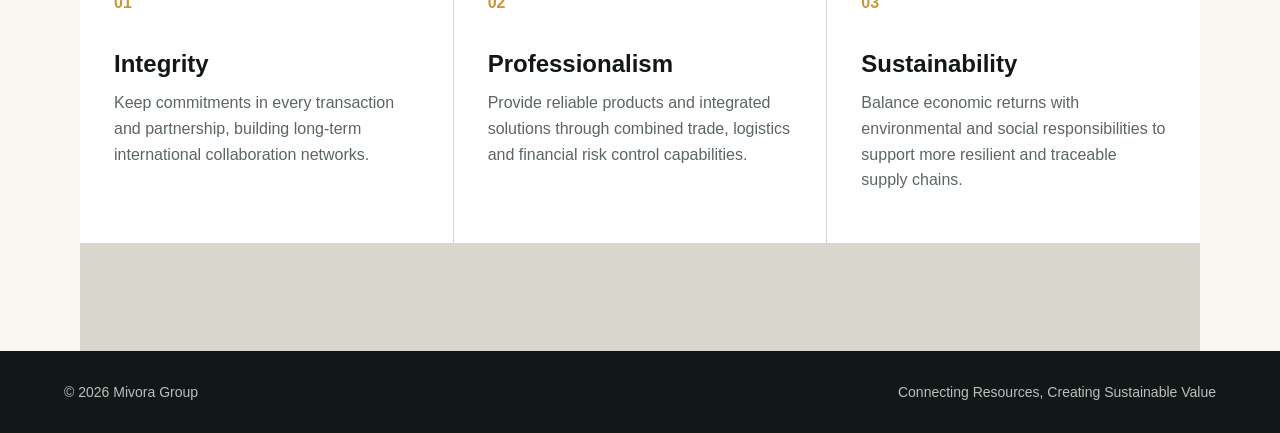
<file: sustainability.html>
<!doctype html>
<html lang="en">
  <head>
    <meta charset="utf-8" />
    <meta name="viewport" content="width=device-width, initial-scale=1" />
    <title>Vision & Values | Mivora Group</title>
    <meta name="description" content="Mivora Group vision and values: integrity, professionalism and sustainability." />
    <link rel="canonical" href="https://mivoragroup.com/sustainability.html" />
    <meta property="og:url" content="https://mivoragroup.com/sustainability.html" />
    <meta property="og:site_name" content="Mivora Group" />
    <meta property="og:title" content="Vision & Values | Mivora Group" />
    <meta property="og:description" content="Mivora Group's vision and values: integrity, professionalism and sustainability." />
    <meta property="og:image" content="https://mivoragroup.com/7ae1d5e61da81b040ee0523f5b4a2737.jpg" />
    <meta property="og:type" content="website" />
    <meta name="twitter:card" content="summary_large_image" />
    <link rel="icon" href="favicon.svg" type="image/svg+xml" />
    <link rel="stylesheet" href="styles.css" />
  </head>
  <body>
    <header class="site-header solid">
      <a class="brand" href="index.html" aria-label="Mivora Group home">
        <span class="brand-mark">M</span>
        <span><strong>Mivora Group</strong><small>Connecting Resources</small></span>
      </a>
      <nav class="nav" aria-label="Primary navigation">
        <a href="index.html" data-en="Home" data-zh="首页" data-tr="Ana Sayfa">Home</a>
        <a href="about.html" data-en="About" data-zh="集团概况" data-tr="Hakkımızda">About</a>
        <a href="business.html" data-en="Business" data-zh="核心业务" data-tr="İş Alanları">Business</a>
        <a href="network.html" data-en="Network" data-zh="全球网络" data-tr="Ağ">Network</a>
        <a class="active" href="sustainability.html" data-en="Values" data-zh="价值观" data-tr="Değerler">Values</a>
        <a class="nav-cta" href="contact.html" data-en="Contact" data-zh="联系" data-tr="İletişim">Contact</a>
        <span class="lang-toggle" aria-label="Language switcher">
          <button type="button" data-lang="en">EN</button>
          <button type="button" data-lang="zh">中文</button>
          <button type="button" data-lang="tr">TR</button>
        </span>
      </nav>
    </header>

    <main class="page-main">
      <section class="page-title">
        <p class="eyebrow">VISION & VALUES</p>
        <h1 data-en="To become a leading global platform for integrated resources and supply chain services." data-zh="成为全球领先的资源与供应链综合服务平台。" data-tr="Entegre kaynaklar ve tedarik zinciri hizmetlerinde lider bir küresel platform olmak.">To become a leading global platform for integrated resources and supply chain services.</h1>
      </section>

      <section class="section split">
        <div class="section-copy">
          <p class="eyebrow">OUR VISION</p>
          <h2 data-en="Creating lasting value by connecting markets and promoting sustainable development." data-zh="通过连接市场、促进可持续发展创造持久价值。" data-tr="Pazarları birbirine bağlayarak ve sürdürülebilir gelişimi destekleyerek kalıcı değer yaratmak.">Creating lasting value by connecting markets and promoting sustainable development.</h2>
          <p data-en="Mivora Group balances efficiency, compliance, risk control and long-term responsibility in commodities trade, creating value for clients, partners, employees and communities." data-zh="Mivora Group 在大宗商品贸易中平衡效率、合规、风险控制和长期责任，为客户、合作伙伴、员工及社区创造长期价值。" data-tr="Mivora Group, emtia ticaretinde verimlilik, uyum, risk kontrolü ve uzun vadeli sorumluluğu dengeler; müşteriler, iş ortakları, çalışanlar ve toplumlar için değer yaratır.">
            Mivora Group balances efficiency, compliance, risk control and long-term responsibility in commodities trade, creating value for clients, partners, employees and communities.
          </p>
        </div>
        <div class="image-panel">
          <img src="7ae1d5e61da81b040ee0523f5b4a2737.jpg" alt="Agricultural field and logistics road" />
        </div>
      </section>

      <section class="section value-grid">
        <article>
          <span>01</span>
          <h3 data-en="Integrity" data-zh="诚信 Integrity" data-tr="Dürüstlük">Integrity</h3>
          <p data-en="Keep commitments in every transaction and partnership, building long-term international collaboration networks." data-zh="在每一次交易与合作中恪守承诺，建立长期稳定的国际合作网络。" data-tr="Her işlemde ve iş birliğinde taahhütlere bağlı kalarak uzun vadeli uluslararası iş birliği ağları kurar.">Keep commitments in every transaction and partnership, building long-term international collaboration networks.</p>
        </article>
        <article>
          <span>02</span>
          <h3 data-en="Professionalism" data-zh="专业 Professionalism" data-tr="Profesyonellik">Professionalism</h3>
          <p data-en="Provide reliable products and integrated solutions through combined trade, logistics and financial risk control capabilities." data-zh="以国际贸易、物流、金融风控等复合能力，提供可靠产品与集成解决方案。" data-tr="Ticaret, lojistik ve finansal risk kontrolü kabiliyetlerini birleştirerek güvenilir ürünler ve entegre çözümler sunar.">Provide reliable products and integrated solutions through combined trade, logistics and financial risk control capabilities.</p>
        </article>
        <article>
          <span>03</span>
          <h3 data-en="Sustainability" data-zh="可持续 Sustainability" data-tr="Sürdürülebilirlik">Sustainability</h3>
          <p data-en="Balance economic returns with environmental and social responsibilities to support more resilient and traceable supply chains." data-zh="平衡经济回报与环境社会责任，推动更稳健、更可追溯的供应链合作。" data-tr="Ekonomik getirileri çevresel ve sosyal sorumluluklarla dengeleyerek daha dayanıklı ve izlenebilir tedarik zincirlerini destekler.">Balance economic returns with environmental and social responsibilities to support more resilient and traceable supply chains.</p>
        </article>
      </section>
    </main>

    <footer class="site-footer">
      <span>© 2026 Mivora Group</span>
      <span>Connecting Resources, Creating Sustainable Value</span>
    </footer>
    <script src="lang.js"></script>
  </body>
</html>
</file>
<file: styles.css>
:root {
  --ink: #111817;
  --muted: #5b6661;
  --paper: #f7f6f1;
  --white: #ffffff;
  --line: #d8d6cd;
  --copper: #b45f2a;
  --green: #2f6f5e;
  --gold: #c9963e;
  --charcoal: #202826;
  --shadow: 0 22px 60px rgba(17, 24, 23, 0.16);
}

* {
  box-sizing: border-box;
}

html {
  scroll-behavior: smooth;
}

body {
  margin: 0;
  color: var(--ink);
  background: var(--paper);
  font-family: Inter, "Segoe UI", "PingFang SC", "Microsoft YaHei", Arial, sans-serif;
  line-height: 1.6;
}

img {
  display: block;
  max-width: 100%;
}

a {
  color: inherit;
  text-decoration: none;
}

.site-header {
  position: fixed;
  top: 0;
  left: 0;
  right: 0;
  z-index: 10;
  display: flex;
  align-items: center;
  justify-content: space-between;
  gap: 24px;
  padding: 18px clamp(20px, 5vw, 72px);
  color: var(--white);
  background: linear-gradient(180deg, rgba(17, 24, 23, 0.82), rgba(17, 24, 23, 0.2));
}

.site-header.solid {
  background: rgba(17, 24, 23, 0.96);
  box-shadow: 0 12px 36px rgba(17, 24, 23, 0.14);
}

.brand {
  display: flex;
  align-items: center;
  gap: 12px;
  min-width: 210px;
}

.brand-mark {
  display: grid;
  width: 42px;
  height: 42px;
  place-items: center;
  border: 1px solid rgba(255, 255, 255, 0.55);
  background: rgba(255, 255, 255, 0.1);
  font-weight: 800;
}

.brand strong,
.brand small {
  display: block;
}

.brand strong {
  font-size: 16px;
  line-height: 1.15;
}

.brand small {
  margin-top: 2px;
  color: rgba(255, 255, 255, 0.72);
  font-size: 12px;
}

.nav {
  display: flex;
  align-items: center;
  gap: 22px;
  color: rgba(255, 255, 255, 0.82);
  font-size: 14px;
}

.lang-toggle {
  display: inline-flex;
  align-items: center;
  gap: 2px;
  padding: 3px;
  border: 1px solid rgba(255, 255, 255, 0.36);
}

.lang-toggle button {
  min-width: 42px;
  padding: 6px 9px;
  color: rgba(255, 255, 255, 0.72);
  background: transparent;
  border: 0;
  font: inherit;
  font-size: 12px;
  font-weight: 800;
  cursor: pointer;
}

.lang-toggle button.active {
  color: var(--ink);
  background: var(--white);
}

.nav a:hover,
.nav .active {
  color: var(--white);
}

.nav .active {
  border-bottom: 1px solid var(--gold);
}

.nav-cta {
  padding: 9px 14px;
  border: 1px solid rgba(255, 255, 255, 0.5);
}

.nav-cta.active {
  border-color: var(--gold);
}

.hero {
  position: relative;
  min-height: 760px;
  display: grid;
  align-items: end;
  overflow: hidden;
  color: var(--white);
}

.hero-image,
.hero-overlay {
  position: absolute;
  inset: 0;
  width: 100%;
  height: 100%;
}

.hero-image {
  object-fit: cover;
}

.hero-overlay {
  background:
    linear-gradient(90deg, rgba(17, 24, 23, 0.88), rgba(17, 24, 23, 0.46), rgba(17, 24, 23, 0.16)),
    linear-gradient(0deg, rgba(17, 24, 23, 0.82), rgba(17, 24, 23, 0.02));
}

.hero-content {
  position: relative;
  width: min(940px, calc(100% - 40px));
  padding: 160px 0 92px;
  margin: 0 auto;
}

.eyebrow {
  margin: 0 0 14px;
  color: var(--copper);
  font-size: 12px;
  font-weight: 800;
  letter-spacing: 0.14em;
  text-transform: uppercase;
}

.hero .eyebrow {
  color: #f0b15e;
}

h1,
h2,
h3,
p {
  margin-top: 0;
}

h1 {
  max-width: 880px;
  margin-bottom: 22px;
  font-size: clamp(46px, 7vw, 84px);
  line-height: 1.04;
  letter-spacing: 0;
}

h2 {
  margin-bottom: 20px;
  font-size: clamp(32px, 4vw, 54px);
  line-height: 1.12;
  letter-spacing: 0;
}

h3 {
  margin-bottom: 12px;
  font-size: 24px;
  line-height: 1.2;
}

.hero-subtitle {
  max-width: 660px;
  margin-bottom: 34px;
  color: rgba(255, 255, 255, 0.82);
  font-size: 22px;
}

.hero-actions,
.button {
  display: flex;
  align-items: center;
}

.hero-actions {
  gap: 14px;
  flex-wrap: wrap;
}

.button {
  min-height: 48px;
  justify-content: center;
  padding: 13px 20px;
  font-weight: 750;
}

.button.primary {
  color: var(--white);
  background: var(--copper);
}

.button.secondary {
  color: var(--white);
  border: 1px solid rgba(255, 255, 255, 0.46);
}

.text-link {
  display: inline-flex;
  margin-top: 10px;
  color: var(--green);
  font-weight: 800;
  border-bottom: 1px solid var(--green);
}

.metrics {
  display: grid;
  grid-template-columns: repeat(4, 1fr);
  gap: 1px;
  width: min(1120px, calc(100% - 40px));
  margin: -56px auto 0;
  position: relative;
  z-index: 2;
  background: var(--line);
  box-shadow: var(--shadow);
}

.metrics article {
  min-height: 134px;
  padding: 28px;
  background: var(--white);
}

.metrics strong {
  display: block;
  color: var(--green);
  font-size: 38px;
  line-height: 1;
}

.metrics span {
  display: block;
  margin-top: 12px;
  color: var(--muted);
  font-size: 15px;
}

.section {
  width: min(1120px, calc(100% - 40px));
  margin: 0 auto;
  padding: 108px 0;
}

.split,
.two-column,
.network-page {
  display: grid;
  grid-template-columns: minmax(0, 0.95fr) minmax(340px, 0.82fr);
  gap: clamp(36px, 6vw, 80px);
  align-items: center;
}

.section-copy p,
.network-copy p,
.contact-page p,
.prose p {
  color: var(--muted);
  font-size: 18px;
}

.image-panel {
  min-height: 520px;
  overflow: hidden;
  box-shadow: var(--shadow);
}

.image-panel img {
  width: 100%;
  height: 100%;
  min-height: 520px;
  object-fit: cover;
}

.section-heading {
  max-width: 850px;
  margin-bottom: 42px;
}

.business-grid {
  display: grid;
  grid-template-columns: repeat(3, 1fr);
  gap: 24px;
}

.business-card {
  display: grid;
  grid-template-rows: 220px 1fr;
  background: var(--white);
  border: 1px solid var(--line);
  transition: transform 180ms ease, box-shadow 180ms ease;
}

.business-card:hover {
  transform: translateY(-4px);
  box-shadow: var(--shadow);
}

.business-card img {
  width: 100%;
  height: 220px;
  object-fit: cover;
}

.business-card div {
  padding: 28px;
}

.business-card p,
.business-card li,
.value-grid p,
.fact-grid p,
.process-grid p {
  color: var(--muted);
}

.business-card ul {
  padding-left: 18px;
  margin: 18px 0 0;
}

.cta-band {
  width: 100%;
  display: grid;
  grid-template-columns: minmax(0, 1fr) auto;
  gap: 32px;
  align-items: center;
  padding: 86px max(20px, calc((100vw - 1120px) / 2));
  color: var(--white);
  background:
    linear-gradient(90deg, rgba(17, 24, 23, 0.92), rgba(17, 24, 23, 0.62)),
    url("e1b6a33fd10ffb26ba08e1580017c1f7.jpg") center / cover;
}

.cta-note {
  display: flex;
  flex-wrap: wrap;
  gap: 8px;
  margin: 18px 0 0;
  color: rgba(255, 255, 255, 0.78);
  font-size: 17px;
}

.cta-note a {
  border-bottom: 1px solid rgba(255, 255, 255, 0.42);
}

.page-main {
  padding-top: 78px;
}

.page-hero {
  position: relative;
  min-height: 540px;
  display: grid;
  align-items: end;
  color: var(--white);
  overflow: hidden;
}

.page-hero img {
  position: absolute;
  inset: 0;
  width: 100%;
  height: 100%;
  object-fit: cover;
}

.page-hero::after {
  content: "";
  position: absolute;
  inset: 0;
  background: linear-gradient(90deg, rgba(17, 24, 23, 0.9), rgba(17, 24, 23, 0.38));
}

.page-hero > div {
  position: relative;
  z-index: 1;
  width: min(1120px, calc(100% - 40px));
  margin: 0 auto;
  padding: 90px 0;
}

.page-hero p {
  max-width: 690px;
  color: rgba(255, 255, 255, 0.8);
  font-size: 20px;
}

.page-title {
  width: min(1120px, calc(100% - 40px));
  margin: 0 auto;
  padding: 100px 0 42px;
}

.page-title h1 {
  color: var(--ink);
}

.fact-grid,
.process-grid,
.value-grid {
  display: grid;
  grid-template-columns: repeat(3, 1fr);
  gap: 1px;
  background: var(--line);
}

.process-grid {
  grid-template-columns: repeat(4, 1fr);
}

.fact-grid article,
.process-grid article,
.value-grid article {
  padding: 34px;
  background: var(--white);
}

.fact-grid span,
.process-grid span,
.value-grid span {
  display: block;
  margin-bottom: 34px;
  color: var(--gold);
  font-weight: 800;
}

.business-detail {
  width: min(1120px, calc(100% - 40px));
  display: grid;
  grid-template-columns: 0.95fr 1fr;
  gap: 54px;
  align-items: center;
  margin: 0 auto;
  padding: 76px 0;
  border-top: 1px solid var(--line);
}

.business-detail.reverse img {
  order: 2;
}

.business-detail img {
  width: 100%;
  height: 440px;
  object-fit: cover;
  box-shadow: var(--shadow);
}

.business-detail p,
.business-detail li {
  color: var(--muted);
  font-size: 17px;
}

.business-detail ul {
  margin: 22px 0 0;
  padding-left: 20px;
}

.network-list {
  display: flex;
  flex-wrap: wrap;
  gap: 10px;
}

.network-list span {
  padding: 11px 14px;
  color: var(--green);
  background: var(--white);
  border: 1px solid var(--line);
  font-weight: 750;
}

.network-list.large span {
  padding: 16px 18px;
  font-size: 18px;
}

.contact-page {
  width: min(1120px, calc(100% - 40px));
  min-height: calc(100vh - 176px);
  display: grid;
  grid-template-columns: minmax(0, 1fr) 420px;
  gap: 56px;
  align-items: center;
  margin: 0 auto;
  padding: 100px 0;
}

.contact-panel {
  padding: 36px;
  color: var(--white);
  background: var(--charcoal);
}

.contact-panel h2 {
  font-size: 32px;
}

.contact-panel dt {
  margin-top: 22px;
  color: rgba(255, 255, 255, 0.58);
  font-size: 13px;
  text-transform: uppercase;
}

.contact-panel dd {
  margin: 4px 0 0;
  font-size: 18px;
}

.contact-panel a {
  color: var(--white);
  border-bottom: 1px solid rgba(255, 255, 255, 0.38);
}

.site-footer {
  display: flex;
  justify-content: space-between;
  gap: 20px;
  padding: 30px clamp(20px, 5vw, 72px);
  color: rgba(255, 255, 255, 0.72);
  background: var(--ink);
  font-size: 14px;
}

@media (max-width: 980px) {
  .site-header {
    position: absolute;
    min-height: 150px;
    align-items: flex-start;
    flex-wrap: wrap;
    padding: 22px 20px 16px;
    background: linear-gradient(180deg, rgba(17, 24, 23, 0.96), rgba(17, 24, 23, 0.78));
  }

  .brand {
    min-width: 0;
    padding-right: 132px;
  }

  .brand-mark {
    width: 48px;
    height: 48px;
  }

  .nav {
    width: 100%;
    display: flex;
    flex-wrap: nowrap;
    justify-content: flex-start;
    gap: 18px;
    padding-top: 18px;
    overflow-x: auto;
    overflow-y: hidden;
    color: rgba(255, 255, 255, 0.74);
    font-size: 15px;
    scrollbar-width: none;
  }

  .nav::-webkit-scrollbar {
    display: none;
  }

  .nav a {
    flex: 0 0 auto;
    padding: 4px 0 8px;
  }

  .nav-cta {
    padding: 4px 0 8px;
    border: 0;
  }

  .nav-cta.active {
    border-color: transparent;
  }

  .lang-toggle {
    position: absolute;
    top: 24px;
    right: 20px;
    gap: 0;
    padding: 3px;
    border: 1px solid rgba(255, 255, 255, 0.18);
    border-radius: 999px;
    background: rgba(255, 255, 255, 0.08);
    box-shadow: 0 10px 28px rgba(0, 0, 0, 0.18);
    backdrop-filter: blur(12px);
  }

  .lang-toggle button {
    min-width: 38px;
    padding: 8px 10px;
    border-radius: 999px;
    color: rgba(255, 255, 255, 0.66);
    font-size: 12px;
  }

  .lang-toggle button.active {
    color: var(--ink);
    background: rgba(255, 255, 255, 0.96);
  }

  .hero {
    min-height: 720px;
  }

  .metrics,
  .business-grid,
  .value-grid,
  .split,
  .two-column,
  .network-page,
  .business-detail,
  .contact-page,
  .cta-band,
  .fact-grid,
  .process-grid {
    grid-template-columns: 1fr;
  }

  .business-detail.reverse img {
    order: 0;
  }

  .metrics {
    margin-top: 0;
  }

  .contact-page {
    min-height: auto;
  }
}

@media (max-width: 560px) {
  .site-header {
    min-height: 144px;
    padding: 20px 16px 14px;
  }

  .brand {
    padding-right: 124px;
  }

  .brand-mark {
    width: 44px;
    height: 44px;
  }

  .brand strong {
    font-size: 15px;
  }

  .brand small {
    font-size: 11px;
  }

  .nav {
    gap: 15px;
    padding-top: 17px;
    font-size: 14px;
  }

  .lang-toggle {
    top: 20px;
    right: 16px;
  }

  .lang-toggle button {
    min-width: 34px;
    padding: 7px 8px;
    font-size: 11px;
  }

  .hero-content,
  .page-hero > div,
  .page-title,
  .section,
  .business-detail,
  .contact-page {
    width: min(100% - 32px, 1120px);
  }

  .hero-content {
    padding-bottom: 58px;
  }

  h1 {
    font-size: 42px;
  }

  h2 {
    font-size: 31px;
  }

  .hero-subtitle,
  .section-copy p,
  .network-copy p,
  .contact-page p,
  .prose p {
    font-size: 16px;
  }

  .metrics {
    width: 100%;
    grid-template-columns: 1fr 1fr;
  }

  .metrics article,
  .fact-grid article,
  .process-grid article,
  .value-grid article {
    padding: 22px;
  }

  .section {
    padding: 72px 0;
  }

  .business-card {
    grid-template-rows: 190px 1fr;
  }

  .business-card img {
    height: 190px;
  }

  .image-panel,
  .image-panel img {
    min-height: 360px;
  }

  .business-detail img {
    height: 300px;
  }

  .site-footer {
    flex-direction: column;
  }
}
</file>
